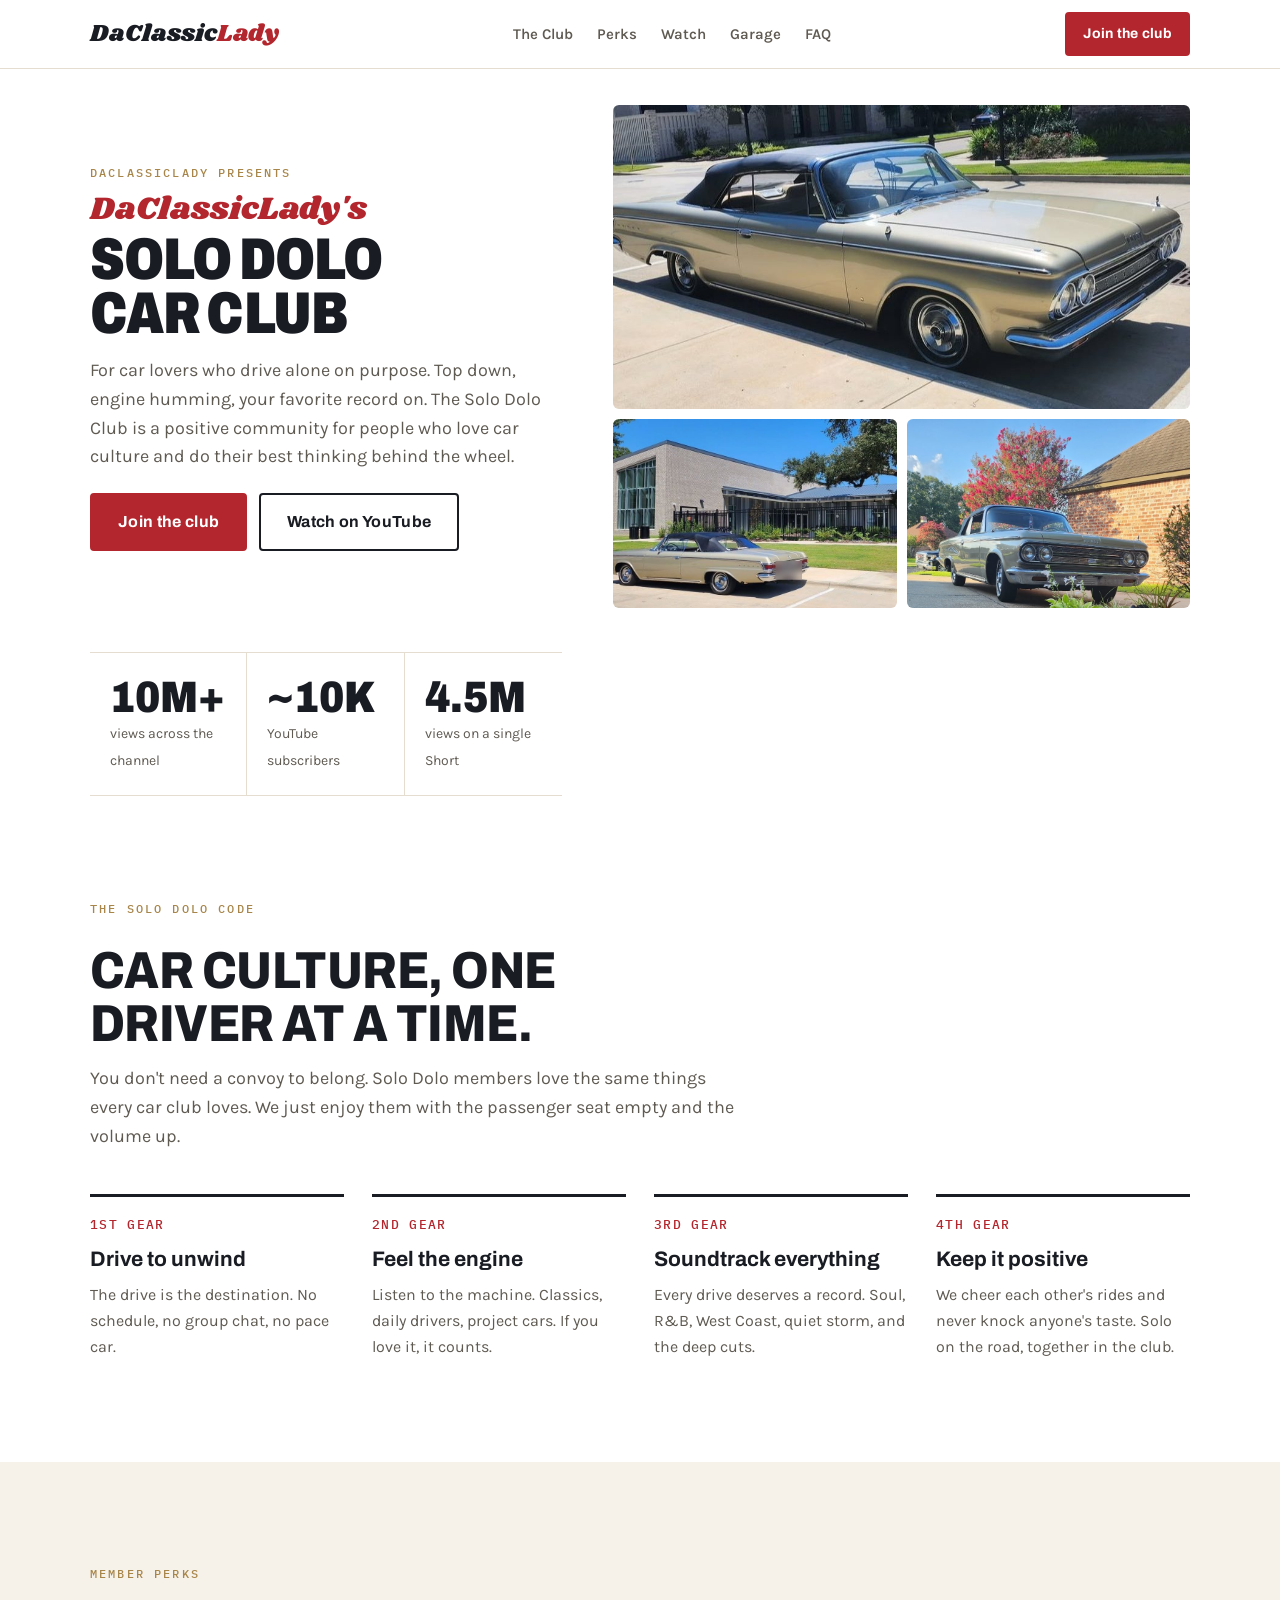
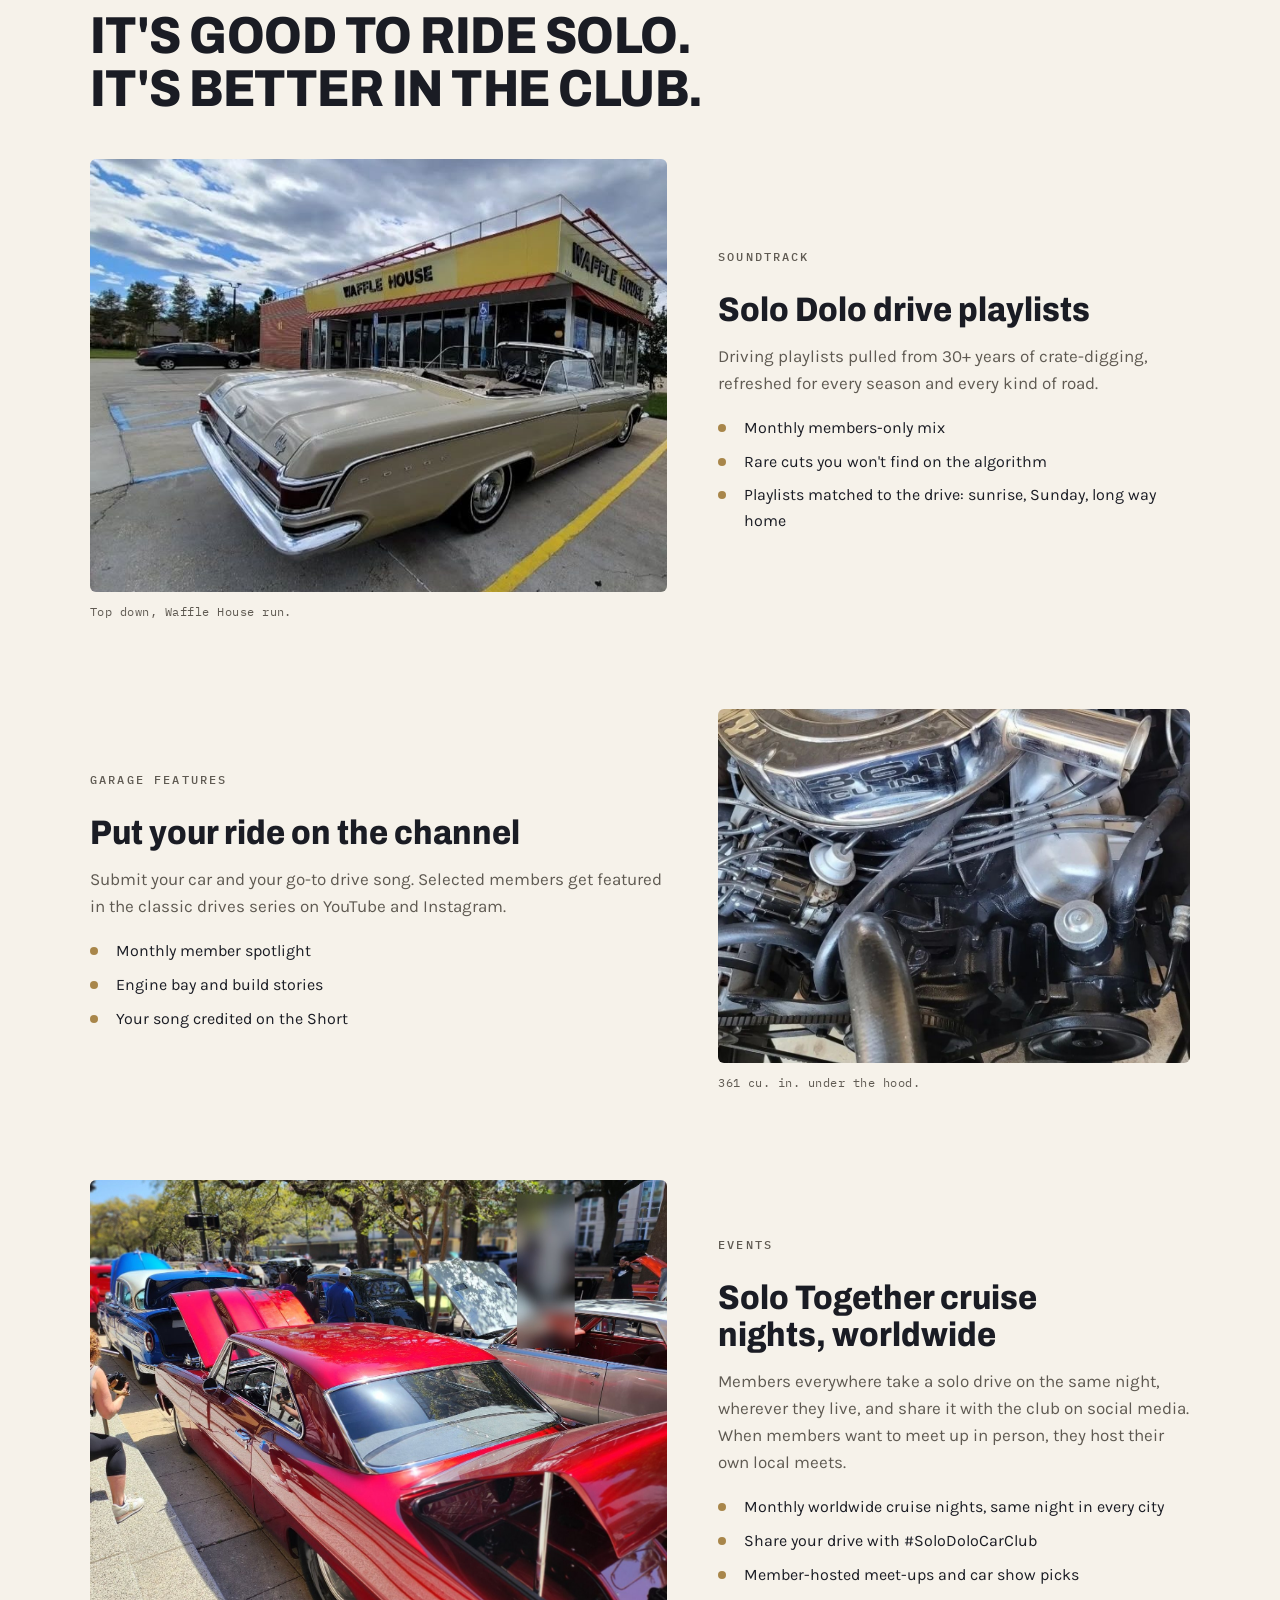
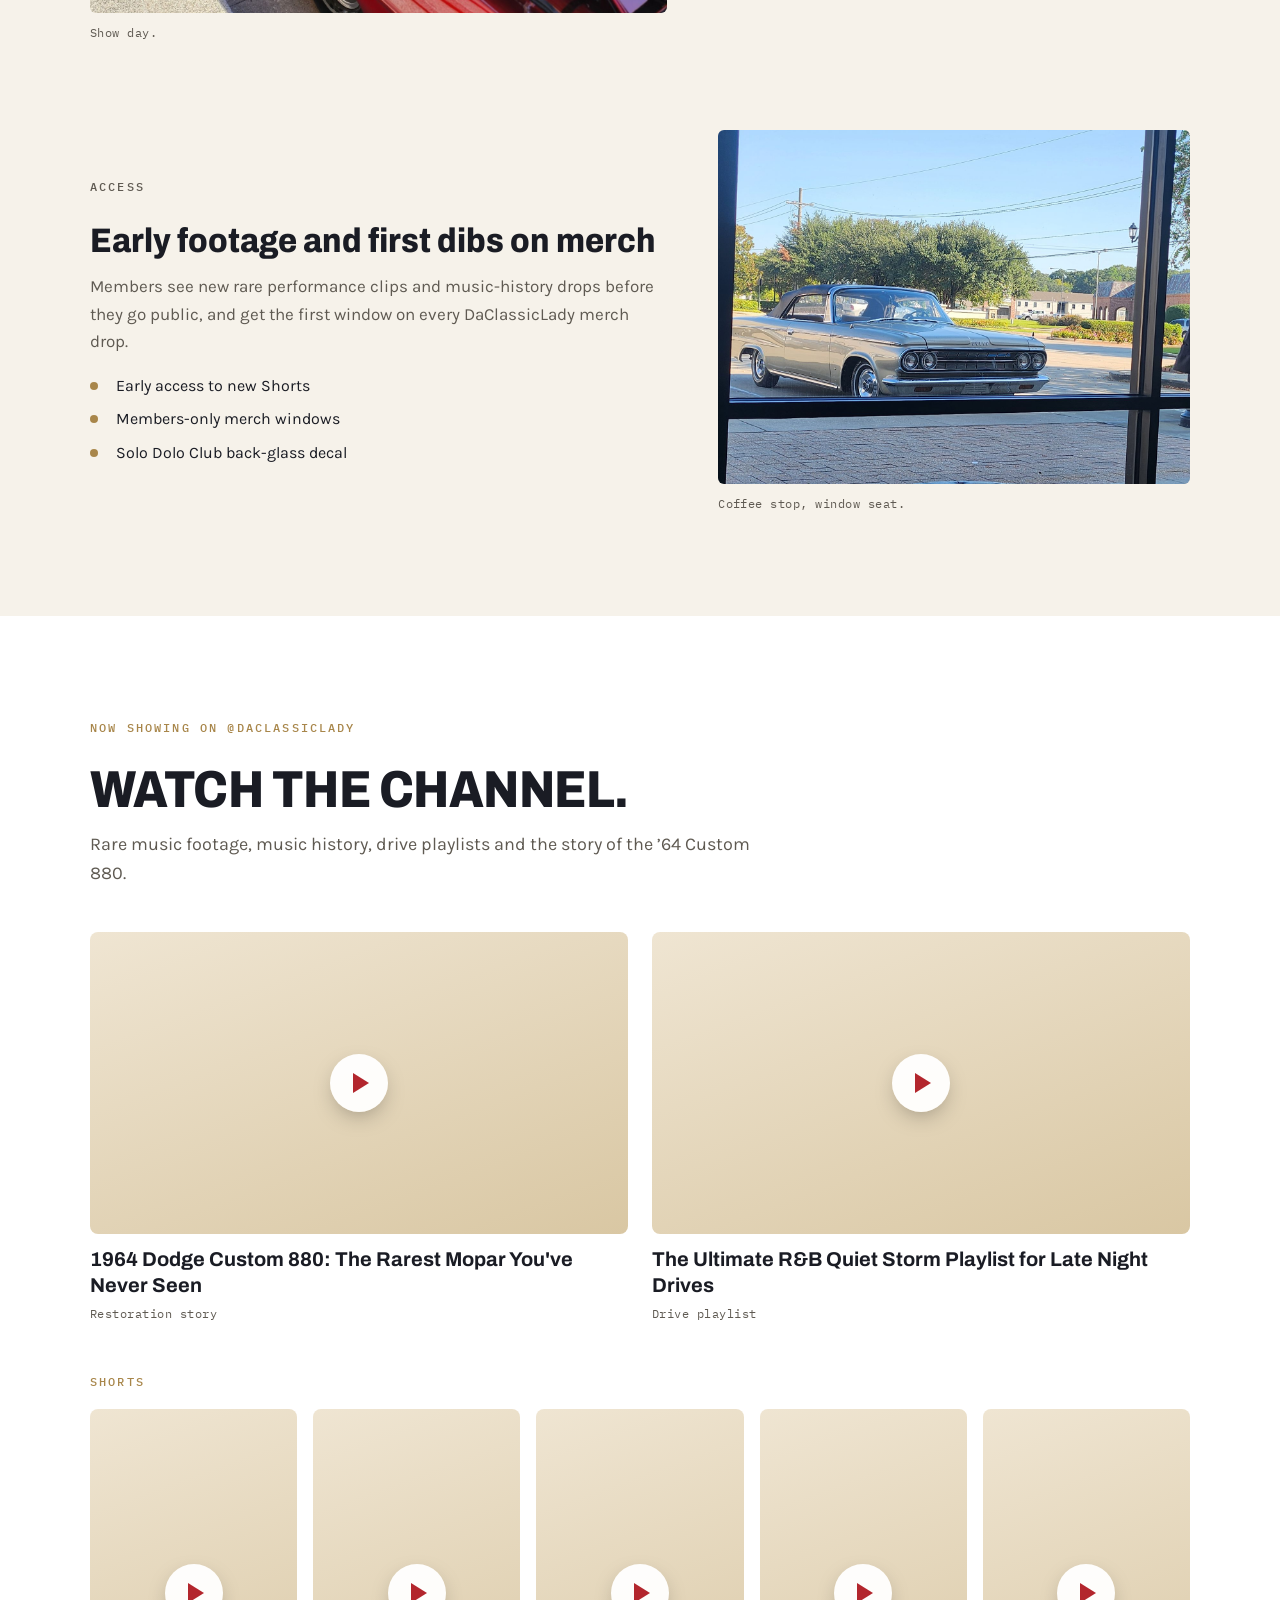
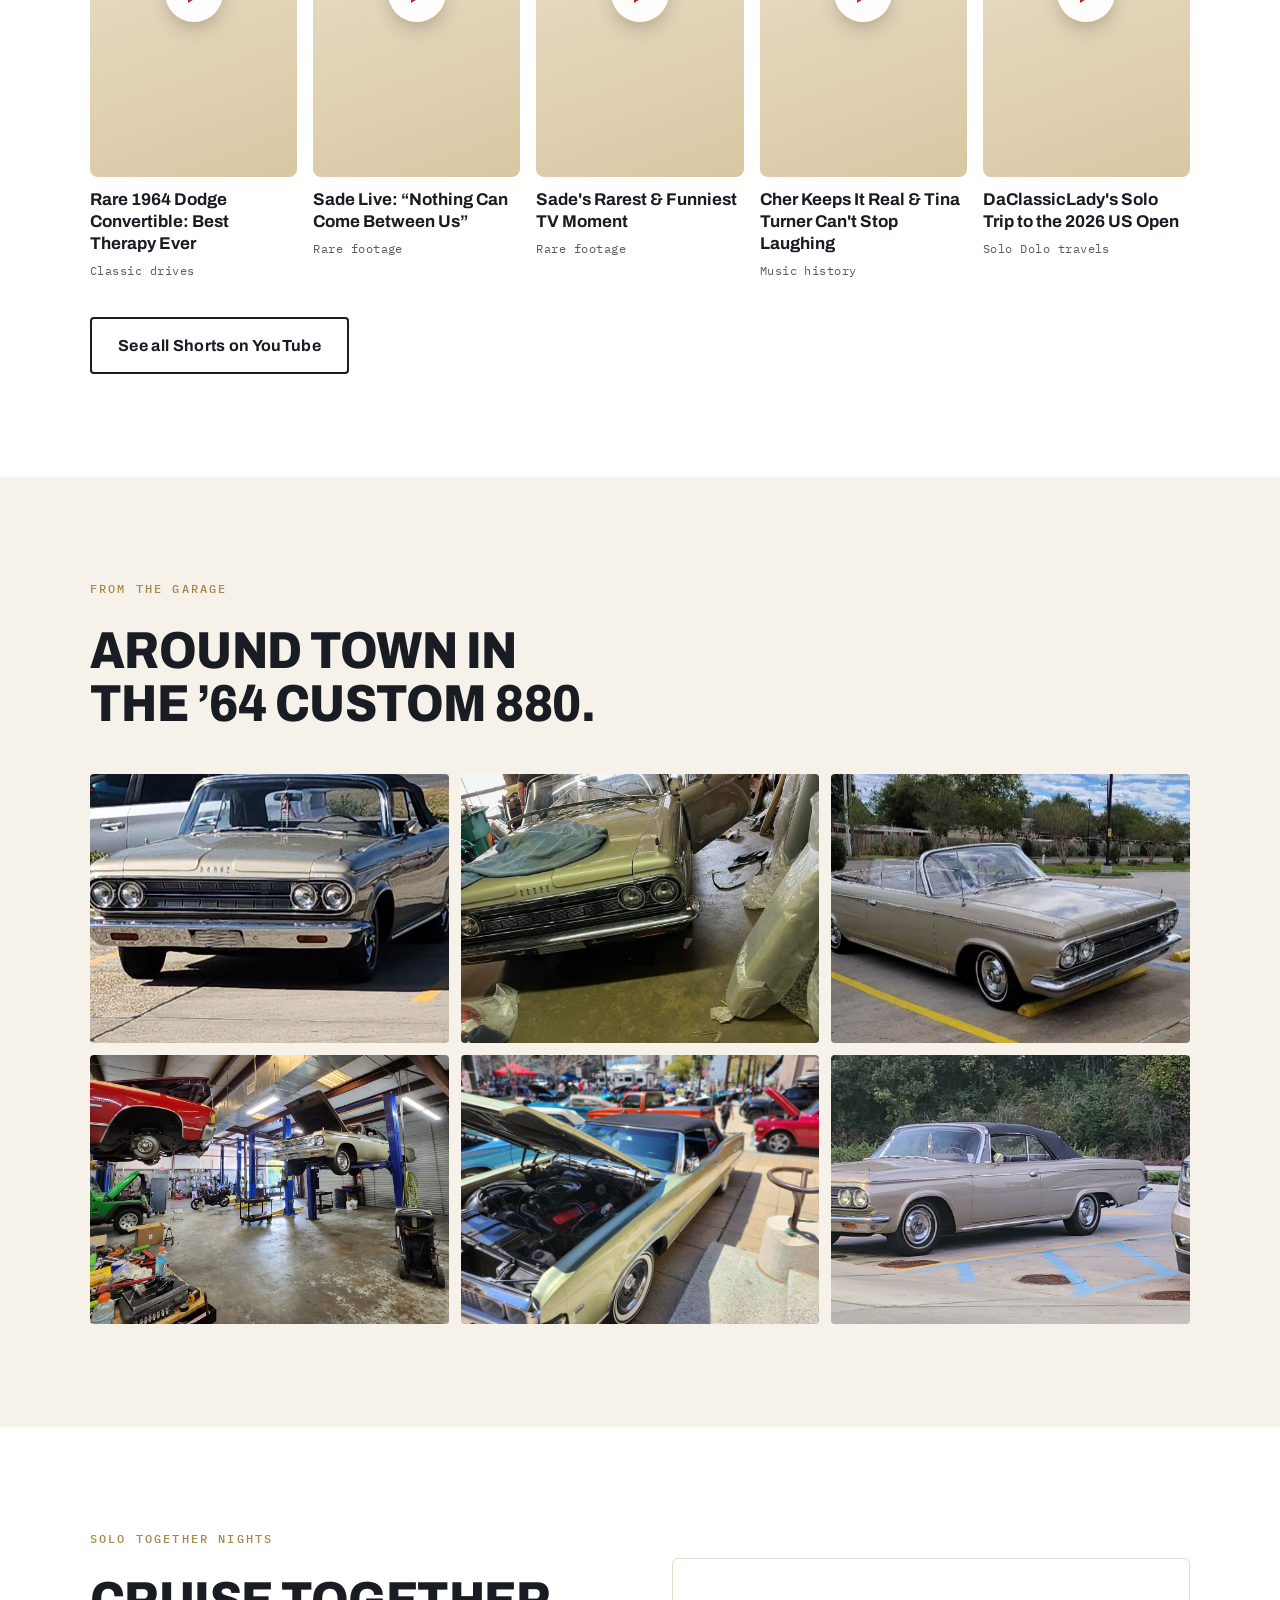
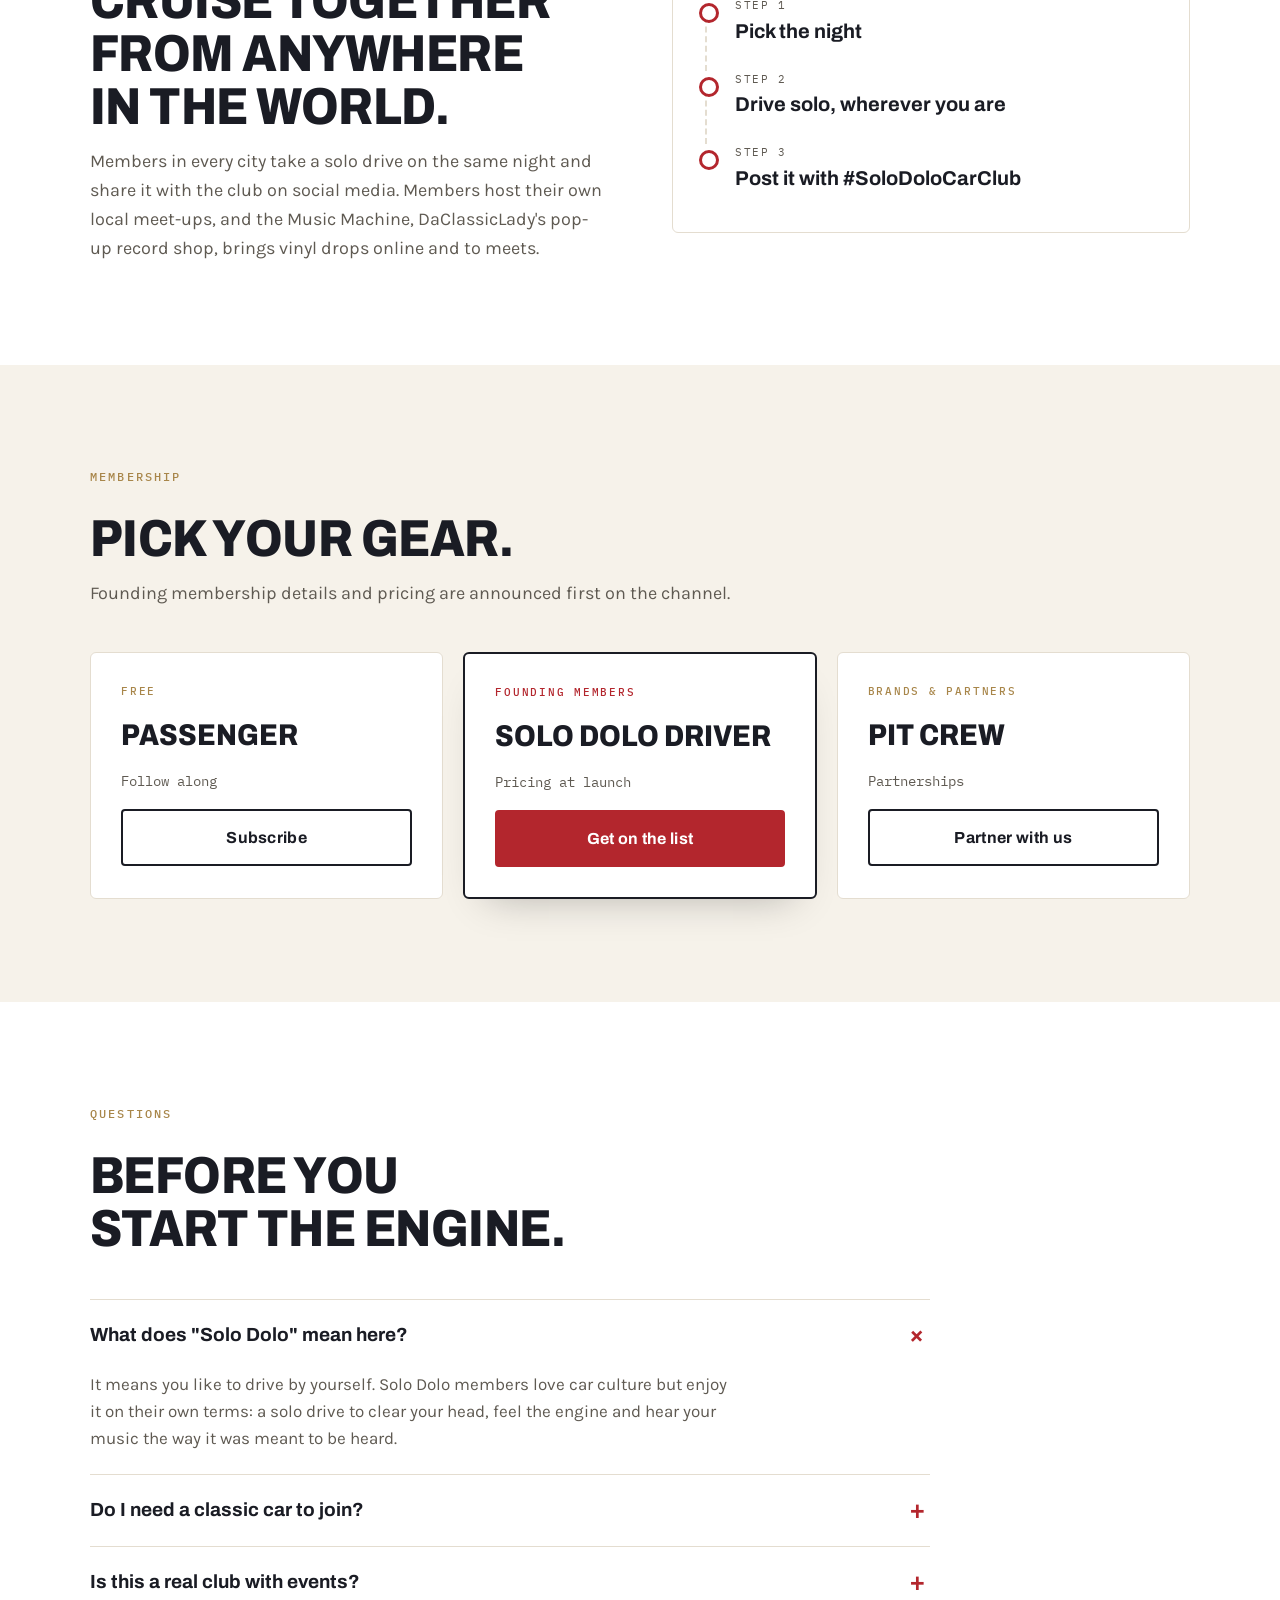
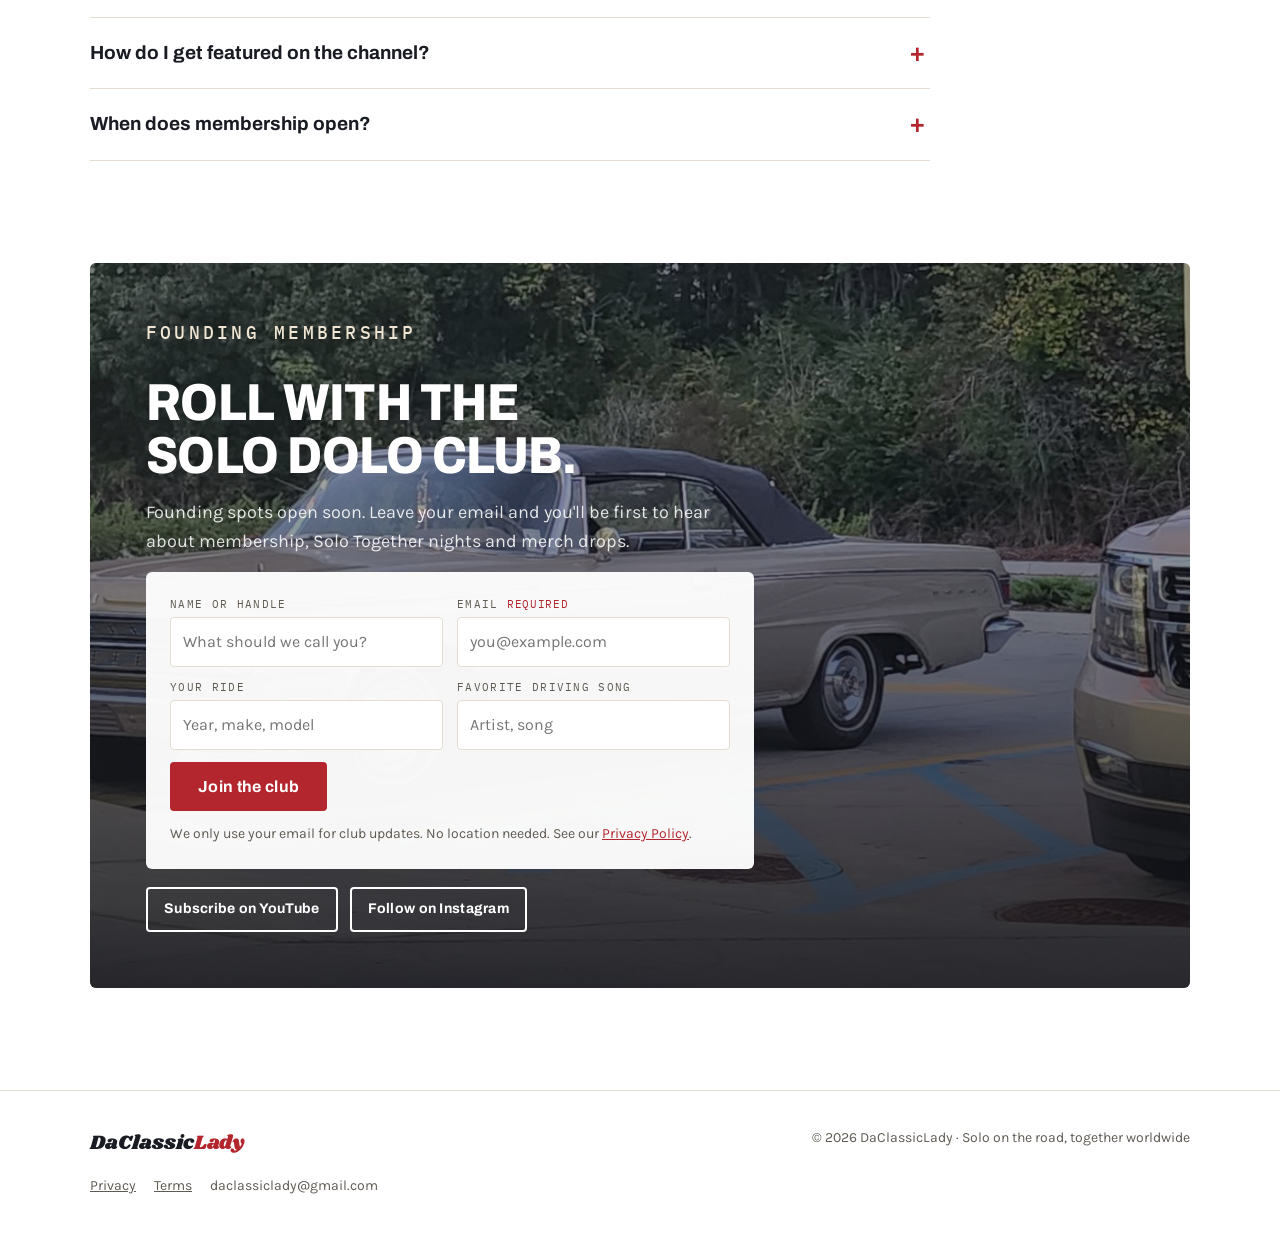
<file: index.html>
<!doctype html>
<html lang="en">
<head>
<meta charset="utf-8">
<meta name="viewport" content="width=device-width, initial-scale=1, viewport-fit=cover">
<title>DaClassicLady's Solo Dolo Car Club</title>
<meta name="description" content="A positive community for car lovers who drive solo to unwind, feel the engine and play their favorite music. Rare music footage, classic drives and the '64 Dodge Custom 880.">
<meta property="og:title" content="DaClassicLady's Solo Dolo Car Club">
<meta property="og:description" content="Car culture, one driver at a time. Rare music footage, classic drives and the '64 Dodge Custom 880.">
<meta property="og:image" content="img/hero-main.jpg">
<meta property="og:type" content="website">
<meta name="twitter:card" content="summary_large_image">
<link rel="icon" href="data:image/svg+xml,%3Csvg xmlns='http://www.w3.org/2000/svg' viewBox='0 0 64 64'%3E%3Ccircle cx='32' cy='32' r='30' fill='%231a1c24'/%3E%3Ccircle cx='32' cy='32' r='10' fill='%23b3262d'/%3E%3Ccircle cx='32' cy='32' r='2' fill='%23fff'/%3E%3C/svg%3E">
<style>html,body{margin:0}body{-webkit-font-smoothing:antialiased}</style>

<link rel="preconnect" href="https://fonts.googleapis.com">
<link rel="preconnect" href="https://fonts.gstatic.com" crossorigin>
<link rel="stylesheet" href="https://fonts.googleapis.com/css2?family=Shrikhand&family=Archivo:wdth,wght@62..125,400..900&family=Karla:wght@400;600;700&family=IBM+Plex+Mono:wght@400;500&display=swap">
<style>
/* Layout: bright club landing page. White ground, big photos of the '64 Dodge, alternating photo/text perk rows, Shorts row, light tiers. Single light look by design. */
:root{
  --paper:#ffffff;
  --cream:#f6f2ea;       /* soft section ground, like the car's interior light */
  --ink:#1a1c24;         /* the black convertible top */
  --muted:#5f5a52;
  --line:#e4ddd0;
  --gold:#a8864a;        /* champagne paint */
  --gold-soft:#efe5d2;
  --red:#b3262d;         /* taillight red, the single bold accent */
  --f-brand:"Shrikhand","Cooper Black",Georgia,serif;
  --f-head:"Archivo","Arial Narrow",Arial,sans-serif;
  --f-body:"Karla","Helvetica Neue",Arial,sans-serif;
  --f-mono:"IBM Plex Mono",ui-monospace,Menlo,monospace;
  color-scheme:light;
}
*{box-sizing:border-box}
html{scroll-behavior:smooth}
body{background:var(--paper);color:var(--ink);font-family:var(--f-body);font-size:17px;line-height:1.6;margin:0}
img{display:block;max-width:100%}
a{color:inherit}
:focus-visible{outline:2px solid var(--red);outline-offset:3px}
.wrap{max-width:1180px;margin:0 auto;padding-inline:clamp(16px,4vw,40px)}
.eyebrow{font-family:var(--f-mono);font-size:12px;letter-spacing:.18em;text-transform:uppercase;color:var(--gold);margin:0 0 12px;font-weight:500}
h1,h2,h3{text-wrap:balance;margin:0;font-family:var(--f-head)}
h2{font-weight:800;font-stretch:88%;font-size:clamp(32px,4.6vw,52px);line-height:1.02;letter-spacing:-.01em;text-transform:uppercase}
h3{font-weight:700;font-size:21px;line-height:1.25}
p{margin:0}
.lede{color:var(--muted);max-width:60ch;font-size:18px}

/* Nav */
.nav{position:sticky;top:env(safe-area-inset-top,0px);z-index:10;background:rgba(255,255,255,.94);backdrop-filter:blur(8px);border-bottom:1px solid var(--line)}
.nav .wrap{display:flex;align-items:center;justify-content:space-between;gap:16px;padding-block:12px}
.brand{font-family:var(--f-brand);font-size:24px;text-decoration:none;white-space:nowrap;color:var(--ink)}
.brand span{color:var(--red)}
.nav ul{display:flex;gap:24px;list-style:none;margin:0;padding:0;font-size:15px;font-weight:600}
.nav ul a{text-decoration:none;color:var(--muted)}
.nav ul a:hover{color:var(--ink)}
@media (max-width:820px){.nav ul{display:none}}

.btn{display:inline-flex;align-items:center;justify-content:center;gap:8px;font-family:var(--f-head);font-weight:700;font-size:16px;letter-spacing:.02em;text-decoration:none;padding:14px 26px;border-radius:4px;border:2px solid var(--ink);transition:transform .15s ease,background .15s ease,color .15s ease}
.btn-solid{background:var(--red);border-color:var(--red);color:#fff}
.btn-solid:hover{background:#951f25;border-color:#951f25}
.btn-ghost{background:transparent;color:var(--ink)}
.btn-ghost:hover{background:var(--ink);color:#fff}
.btn:hover{transform:translateY(-1px)}
.btn-sm{padding:9px 16px;font-size:14px}

/* Hero */
.hero{padding-block:clamp(20px,3vw,36px) 0}
.hero .wrap{display:grid;grid-template-columns:.9fr 1.1fr;gap:clamp(24px,4vw,56px);align-items:center}
.hero h1{font-weight:400}
.hero h1 .script{font-family:var(--f-brand);font-size:clamp(24px,2.6vw,32px);color:var(--red);display:block;line-height:1;margin-bottom:6px}
.hero h1 .big{font-family:var(--f-head);font-weight:900;font-stretch:80%;text-transform:uppercase;font-size:clamp(40px,4.6vw,64px);line-height:.92;letter-spacing:-.015em;display:block}
.hero .lede{margin-top:16px}
.cta-row{display:flex;flex-wrap:wrap;gap:12px;margin-top:22px}
.hero-photo{position:relative;min-width:0}
.hero-collage{display:grid;grid-template-columns:1fr 1fr;grid-template-rows:auto auto;gap:10px}
.hero-collage img{width:100%;height:100%;object-fit:cover;border-radius:6px;min-width:0}
.hero-collage .c-main{grid-column:1 / -1;aspect-ratio:19/10;height:auto}
.hero-collage .c-a{object-position:left bottom}
.hero-collage .c-a,.hero-collage .c-b{aspect-ratio:3/2;height:auto}
.plate{position:absolute;left:18px;bottom:18px;background:#fff;border-radius:4px;padding:8px 14px;box-shadow:0 8px 24px -10px rgba(0,0,0,.35);font-family:var(--f-mono);font-size:12px;letter-spacing:.08em;text-transform:uppercase;line-height:1.4}
.plate b{display:block;font-family:var(--f-head);font-size:16px;letter-spacing:0;text-transform:none}
@media (max-width:880px){.hero .wrap{grid-template-columns:1fr}.hero-photo{order:-1}.hero-collage{gap:8px}.hero-collage .c-a,.hero-collage .c-b{aspect-ratio:3/2}.hero{padding-top:16px}}

.stats{display:grid;grid-template-columns:repeat(3,1fr);border-block:1px solid var(--line);margin-top:clamp(28px,4vw,44px)}
.stats div{padding:22px 20px;border-right:1px solid var(--line)}
.stats div:last-child{border-right:0}
.stats b{font-family:var(--f-head);font-weight:900;font-stretch:85%;font-size:clamp(30px,4vw,44px);display:block;line-height:1;font-variant-numeric:tabular-nums}
.stats span{font-size:14px;color:var(--muted)}
@media (max-width:620px){.stats{grid-template-columns:1fr}.stats div{border-right:0;border-bottom:1px solid var(--line)}.stats div:last-child{border-bottom:0}}

section{padding-block:clamp(64px,8vw,104px)}
.sec-head{display:grid;gap:14px;margin-bottom:44px;max-width:760px}
.cream{background:var(--cream)}

/* Code */
.code{display:grid;grid-template-columns:repeat(4,1fr);gap:28px}
.code article{display:grid;gap:10px;align-content:start;border-top:3px solid var(--ink);padding-top:18px}
.gear{font-family:var(--f-mono);font-size:13px;color:var(--red);font-weight:500;letter-spacing:.1em}
.code p{color:var(--muted);font-size:16px}
@media (max-width:900px){.code{grid-template-columns:1fr 1fr}}
@media (max-width:520px){.code{grid-template-columns:1fr}}

/* Perk rows */
.rows{display:grid;gap:clamp(48px,7vw,88px)}
.row{display:grid;grid-template-columns:1.1fr .9fr;gap:clamp(24px,4vw,64px);align-items:center}
.row:nth-child(even) .row-img{order:2}
.row-img{min-width:0}
.row-img img{width:100%;aspect-ratio:4/3;object-fit:cover;border-radius:6px}
.row-img figcaption{font-family:var(--f-mono);font-size:12px;color:var(--muted);margin-top:10px;letter-spacing:.04em}
.row-text{display:grid;gap:14px;min-width:0}
.row-text h3{font-size:clamp(26px,3vw,34px);font-weight:800;font-stretch:90%;line-height:1.08}
.row-text p{color:var(--muted)}
.row-text ul{margin:4px 0 0;padding:0;list-style:none;display:grid;gap:8px}
.row-text li{display:grid;grid-template-columns:16px 1fr;gap:10px;font-size:16px}
.row-text li::before{content:"";width:8px;height:8px;background:var(--gold);border-radius:50%;margin-top:9px}
@media (max-width:820px){.row{grid-template-columns:1fr}.row:nth-child(even) .row-img{order:0}}

/* Gallery */
.gallery{display:grid;grid-template-columns:repeat(3,1fr);gap:12px}
.gallery img{width:100%;aspect-ratio:4/3;object-fit:cover;border-radius:4px}
@media (max-width:700px){.gallery{grid-template-columns:1fr 1fr}}

/* Shorts: 9:16 cards. Thumbnails/players load on the real site; the hosted preview falls back to a clean card. */
.videos{display:grid;grid-template-columns:1fr 1fr;gap:24px}
.shorts{display:grid;grid-template-columns:repeat(5,1fr);gap:16px}
.short{display:grid;gap:12px;align-content:start;text-decoration:none;color:inherit;background:none;border:0;padding:0;text-align:left;font:inherit;cursor:pointer}
.short-frame{position:relative;aspect-ratio:9/16;max-width:100%;border-radius:8px;overflow:hidden;background:linear-gradient(160deg,var(--gold-soft),#d9c7a3)}
.short-frame img,.short-frame iframe{position:absolute;inset:0;width:100%;height:100%;object-fit:cover;border:0}
.short-frame .play{position:absolute;left:50%;top:50%;width:58px;height:58px;margin:-29px 0 0 -29px;border-radius:50%;background:rgba(255,255,255,.95);display:grid;place-items:center;box-shadow:0 8px 24px -8px rgba(0,0,0,.4);transition:transform .2s}
.short-frame .play::after{content:"";border-left:16px solid var(--red);border-top:10px solid transparent;border-bottom:10px solid transparent;margin-left:4px}
.short:hover .play{transform:scale(1.08)}
.short.wide .short-frame{aspect-ratio:16/9}
.short.wide .short-title{font-size:20px}
.short-title{font-family:var(--f-head);font-weight:700;font-size:17px;line-height:1.3}
.short-meta{font-family:var(--f-mono);font-size:12px;color:var(--muted);letter-spacing:.04em;margin-top:-6px}
@media (max-width:900px){.shorts{display:flex;overflow-x:auto;scroll-snap-type:x mandatory;padding-bottom:8px}.shorts .short{flex:0 0 min(42%,220px);scroll-snap-align:start}}
@media (max-width:640px){.videos{grid-template-columns:1fr}}

/* Music Machine */
.mm{display:grid;grid-template-columns:1fr 1fr;gap:clamp(24px,5vw,64px);align-items:center}
.route{background:var(--paper);border:1px solid var(--line);border-radius:6px;padding:26px}
.route ol{list-style:none;margin:0;padding:0}
.route li{display:grid;grid-template-columns:22px 1fr;gap:14px;padding-block:12px;position:relative}
.route li::before{content:"";width:14px;height:14px;border-radius:50%;border:3px solid var(--red);background:var(--paper);margin-top:6px;position:relative;z-index:1}
.route li:not(:last-child)::after{content:"";position:absolute;left:6px;top:32px;bottom:-12px;border-left:2px dashed var(--line)}
.route small{display:block;font-family:var(--f-mono);font-size:11px;letter-spacing:.14em;text-transform:uppercase;color:var(--muted)}
.route b{font-family:var(--f-head);font-size:20px}
@media (max-width:760px){.mm{grid-template-columns:1fr}}

/* Tiers */
.tiers{display:grid;grid-template-columns:repeat(3,1fr);gap:20px;align-items:stretch}
.tier{border:1px solid var(--line);border-radius:6px;padding:30px;display:flex;flex-direction:column;gap:16px;background:var(--paper)}
.tier.feature{border:2px solid var(--ink);box-shadow:0 20px 40px -24px rgba(0,0,0,.3)}
.tier .tag{font-family:var(--f-mono);font-size:11px;letter-spacing:.16em;text-transform:uppercase;color:var(--gold);font-weight:500}
.tier.feature .tag{color:var(--red)}
.tier h3{font-size:30px;font-weight:800;font-stretch:88%;text-transform:uppercase}
.tier .price{font-family:var(--f-mono);font-size:14px;color:var(--muted)}
.tier ul{margin:0;padding:0;list-style:none;display:grid;gap:10px;font-size:16px;flex:1}
.tier li{display:grid;grid-template-columns:18px 1fr;gap:10px}
.tier li::before{content:"✓";color:var(--red);font-weight:700}
@media (max-width:900px){.tiers{grid-template-columns:1fr}}

/* FAQ */
.faq{border-top:1px solid var(--line);max-width:840px}
details{border-bottom:1px solid var(--line)}
summary{cursor:pointer;list-style:none;padding:20px 40px 20px 0;font-family:var(--f-head);font-weight:700;font-size:19px;position:relative}
summary::-webkit-details-marker{display:none}
summary::after{content:"+";position:absolute;right:4px;top:14px;font-size:26px;color:var(--red);transition:transform .2s}
details[open] summary::after{transform:rotate(45deg)}
details p{color:var(--muted);padding-bottom:22px;max-width:65ch}

/* Join banner */
.join{position:relative;border-radius:6px;overflow:hidden;min-height:420px;display:grid;align-items:end}
.join::after{z-index:0}
.join img{position:absolute;inset:0;width:100%;height:100%;object-fit:cover}
.join::after{content:"";position:absolute;inset:0;background:linear-gradient(0deg,rgba(18,19,25,.88),rgba(18,19,25,.35) 75%)}
.join-body{position:relative;z-index:1;padding:clamp(24px,5vw,56px);display:grid;gap:16px;color:#fff;max-width:720px}
.join-body .eyebrow{color:var(--gold-soft)}
.join-body p{color:rgba(255,255,255,.86);font-size:18px}
.join .btn-ghost{color:#fff;border-color:#fff}
.join .btn-ghost:hover{background:#fff;color:var(--ink)}
.join-form{display:grid;grid-template-columns:1fr 1fr;gap:12px 14px;background:rgba(255,255,255,.96);color:var(--ink);border-radius:6px;padding:clamp(16px,3vw,24px)}
.join-form .field{display:grid;gap:4px;min-width:0}
.join-form label{font-family:var(--f-mono);font-size:11px;letter-spacing:.12em;text-transform:uppercase;color:var(--muted)}
.join-form .req{color:var(--red);letter-spacing:.06em}
.join-form input{font:inherit;font-size:16px;padding:11px 12px;border:1px solid var(--line);border-radius:4px;background:#fff;color:var(--ink);width:100%}
.join-form input:focus{outline:2px solid var(--red);outline-offset:1px;border-color:transparent}
.join-form button{grid-column:1 / -1;justify-self:start}
.join-form .form-note{grid-column:1 / -1;color:var(--muted)!important;font-size:14px!important}
.join-form .form-note a{color:var(--red)}
.join-form .hp{position:absolute;left:-9999px;width:1px;height:1px;opacity:0}
@media (max-width:620px){.join-form{grid-template-columns:1fr}}

footer{border-top:1px solid var(--line);padding-block:36px;color:var(--muted);font-size:14px}
footer .wrap{display:flex;flex-wrap:wrap;justify-content:space-between;gap:16px}
footer .brand{font-size:20px}
.legal-links{display:flex;flex-wrap:wrap;gap:18px;width:100%}
.legal-links a{color:var(--muted)}
.legal-links a:hover{color:var(--ink)}

@media (prefers-reduced-motion:reduce){*{transition:none!important}html{scroll-behavior:auto}}
</style>

</head>
<body>
<nav class="nav" aria-label="Main">
  <div class="wrap">
    <a class="brand" href="#top">DaClassic<span>Lady</span></a>
    <ul>
      <li><a href="#club">The Club</a></li>
      <li><a href="#perks">Perks</a></li>
      <li><a href="#watch">Watch</a></li>
      <li><a href="#garage">Garage</a></li>
      <li><a href="#faq">FAQ</a></li>
    </ul>
    <a class="btn btn-solid btn-sm" href="#join">Join the club</a>
  </div>
</nav>

<header class="hero" id="top">
  <div class="wrap">
    <div>
      <p class="eyebrow">DaClassicLady presents</p>
      <h1><span class="script">DaClassicLady's</span><span class="big">Solo Dolo Car Club</span></h1>
      <p class="lede">For car lovers who drive alone on purpose. Top down, engine humming, your favorite record on. The Solo Dolo Club is a positive community for people who love car culture and do their best thinking behind the wheel.</p>
      <div class="cta-row">
        <a class="btn btn-solid" href="#join">Join the club</a>
        <a class="btn btn-ghost" href="https://www.youtube.com/@DaClassicLady" target="_blank" rel="noopener">Watch on YouTube</a>
      </div>
    </div>
    <div class="hero-photo hero-collage">
      <img class="c-main" src="img/hero-main.jpg" alt="Champagne 1964 Dodge Custom 880 convertible with its black top up, parked on a sunny street" width="953" height="500">
      <img class="c-a" src="img/hero-oak.jpg" alt="The Dodge parked under a live oak outside a modern brick building" width="1040" height="520">
      <img class="c-b" src="img/hero-drive.jpg" alt="The Dodge in a driveway under a blooming crepe myrtle" width="792" height="618">
    </div>
  </div>
  <div class="wrap">
    <div class="stats">
      <div><b>10M+</b><span>views across the channel</span></div>
      <div><b>~10K</b><span>YouTube subscribers</span></div>
      <div><b>4.5M</b><span>views on a single Short</span></div>
    </div>
  </div>
</header>

<section id="club">
  <div class="wrap">
    <div class="sec-head">
      <p class="eyebrow">The Solo Dolo Code</p>
      <h2>Car culture, one driver at a time.</h2>
      <p class="lede">You don't need a convoy to belong. Solo Dolo members love the same things every car club loves. We just enjoy them with the passenger seat empty and the volume up.</p>
    </div>
    <div class="code">
      <article><span class="gear">1ST GEAR</span><h3>Drive to unwind</h3><p>The drive is the destination. No schedule, no group chat, no pace car.</p></article>
      <article><span class="gear">2ND GEAR</span><h3>Feel the engine</h3><p>Listen to the machine. Classics, daily drivers, project cars. If you love it, it counts.</p></article>
      <article><span class="gear">3RD GEAR</span><h3>Soundtrack everything</h3><p>Every drive deserves a record. Soul, R&amp;B, West Coast, quiet storm, and the deep cuts.</p></article>
      <article><span class="gear">4TH GEAR</span><h3>Keep it positive</h3><p>We cheer each other's rides and never knock anyone's taste. Solo on the road, together in the club.</p></article>
    </div>
  </div>
</section>

<section id="perks" class="cream">
  <div class="wrap">
    <div class="sec-head">
      <p class="eyebrow">Member perks</p>
      <h2>It's good to ride solo. It's better in the club.</h2>
    </div>
    <div class="rows">
      <div class="row">
        <figure class="row-img" style="margin:0"><img src="img/waffle.jpg" alt="Dodge convertible with the top down outside a Waffle House" loading="lazy"><figcaption>Top down, Waffle House run.</figcaption></figure>
        <div class="row-text">
          <p class="eyebrow">Soundtrack</p>
          <h3>Solo Dolo drive playlists</h3>
          <p>Driving playlists pulled from 30+ years of crate-digging, refreshed for every season and every kind of road.</p>
          <ul><li>Monthly members-only mix</li><li>Rare cuts you won't find on the algorithm</li><li>Playlists matched to the drive: sunrise, Sunday, long way home</li></ul>
        </div>
      </div>
      <div class="row">
        <figure class="row-img" style="margin:0"><img src="img/engine.jpg" alt="Chrome 361 cubic inch air cleaner on a restored V8" loading="lazy"><figcaption>361 cu. in. under the hood.</figcaption></figure>
        <div class="row-text">
          <p class="eyebrow">Garage features</p>
          <h3>Put your ride on the channel</h3>
          <p>Submit your car and your go-to drive song. Selected members get featured in the classic drives series on YouTube and Instagram.</p>
          <ul><li>Monthly member spotlight</li><li>Engine bay and build stories</li><li>Your song credited on the Short</li></ul>
        </div>
      </div>
      <div class="row">
        <figure class="row-img" style="margin:0"><img src="img/redcar.jpg" alt="Candy red classic at a downtown car show with a photographer shooting it" loading="lazy"><figcaption>Show day.</figcaption></figure>
        <div class="row-text">
          <p class="eyebrow">Events</p>
          <h3>Solo Together cruise nights, worldwide</h3>
          <p>Members everywhere take a solo drive on the same night, wherever they live, and share it with the club on social media. When members want to meet up in person, they host their own local meets.</p>
          <ul><li>Monthly worldwide cruise nights, same night in every city</li><li>Share your drive with #SoloDoloCarClub</li><li>Member-hosted meet-ups and car show picks</li></ul>
        </div>
      </div>
      <div class="row">
        <figure class="row-img" style="margin:0"><img src="img/window.jpg" alt="Dodge convertible seen through a cafe window" loading="lazy"><figcaption>Coffee stop, window seat.</figcaption></figure>
        <div class="row-text">
          <p class="eyebrow">Access</p>
          <h3>Early footage and first dibs on merch</h3>
          <p>Members see new rare performance clips and music-history drops before they go public, and get the first window on every DaClassicLady merch drop.</p>
          <ul><li>Early access to new Shorts</li><li>Members-only merch windows</li><li>Solo Dolo Club back-glass decal</li></ul>
        </div>
      </div>
        
    </div>
  </div>
</section>

<section id="watch">
  <div class="wrap">
    <div class="sec-head">
      <p class="eyebrow">Now showing on @DaClassicLady</p>
      <h2>Watch the channel.</h2>
      <p class="lede">Rare music footage, music history, drive playlists and the story of the ’64 Custom 880.</p>
    </div>
    <div class="videos" id="videos"></div>
    <p class="eyebrow" style="margin:48px 0 18px">Shorts</p>
    <div class="shorts" id="shorts"></div>
    <div class="cta-row" style="margin-top:36px">
      <a class="btn btn-ghost" href="https://www.youtube.com/@DaClassicLady/shorts" target="_blank" rel="noopener">See all Shorts on YouTube</a>
    </div>
  </div>
</section>

<section id="garage" class="cream">
  <div class="wrap">
    <div class="sec-head">
      <p class="eyebrow">From the garage</p>
      <h2>Around town in the ’64 Custom 880.</h2>
    </div>
    <div class="gallery">
      <img src="img/front.jpg" alt="Front view of the Dodge showing its quad headlights and grille" loading="lazy">
      <img src="img/resto.jpg" alt="The Dodge during restoration in a garage" loading="lazy">
      <img src="img/topdown.jpg" alt="The Dodge with the top down in a parking lot" loading="lazy">
      <img src="img/shop.jpg" alt="The Dodge up on a lift in a repair shop" loading="lazy">
      <img src="img/show.jpg" alt="Classic convertible with its hood up at a car show" loading="lazy">
      <img src="img/evening.jpg" alt="Side profile of the Dodge at dusk" loading="lazy">
    </div>
  </div>
</section>

<section id="solo-together">
  <div class="wrap mm">
    <div class="sec-head" style="margin:0">
      <p class="eyebrow">Solo Together nights</p>
      <h2>Cruise together from anywhere in the world.</h2>
      <p class="lede">Members in every city take a solo drive on the same night and share it with the club on social media. Members host their own local meet-ups, and the Music Machine, DaClassicLady's pop-up record shop, brings vinyl drops online and to meets.</p>
    </div>
    <div class="route" aria-label="How Solo Together works">
      <ol>
        <li><div><small>Step 1</small><b>Pick the night</b></div></li>
        <li><div><small>Step 2</small><b>Drive solo, wherever you are</b></div></li>
        <li><div><small>Step 3</small><b>Post it with #SoloDoloCarClub</b></div></li>
      </ol>
    </div>
  </div>
</section>

<section id="tiers" class="cream">
  <div class="wrap">
    <div class="sec-head">
      <p class="eyebrow">Membership</p>
      <h2>Pick your gear.</h2>
      <p class="lede">Founding membership details and pricing are announced first on the channel.</p>
    </div>
    <div class="tiers">
      <div class="tier">
        <span class="tag">Free</span>
        <h3>Passenger</h3>
        <p class="price">Follow along</p>
        <a class="btn btn-ghost" href="https://www.youtube.com/@DaClassicLady?sub_confirmation=1" target="_blank" rel="noopener">Subscribe</a>
      </div>
      <div class="tier feature">
        <span class="tag">Founding members</span>
        <h3>Solo Dolo Driver</h3>
        <p class="price">Pricing at launch</p>
        <a class="btn btn-solid" href="#join">Get on the list</a>
      </div>
      <div class="tier">
        <span class="tag">Brands &amp; partners</span>
        <h3>Pit Crew</h3>
        <p class="price">Partnerships</p>
        <a class="btn btn-ghost" href="#join">Partner with us</a>
      </div>
    </div>
  </div>
</section>

<section id="faq">
  <div class="wrap">
    <div class="sec-head">
      <p class="eyebrow">Questions</p>
      <h2>Before you start the engine.</h2>
    </div>
    <div class="faq">
      <details open><summary>What does "Solo Dolo" mean here?</summary><p>It means you like to drive by yourself. Solo Dolo members love car culture but enjoy it on their own terms: a solo drive to clear your head, feel the engine and hear your music the way it was meant to be heard.</p></details>
      <details><summary>Do I need a classic car to join?</summary><p>No. Classics, daily drivers, project cars and "someday" cars are all welcome. If you love driving and good music, you belong here.</p></details>
      <details><summary>Is this a real club with events?</summary><p>Yes, and it's worldwide. Members join Solo Together cruise nights from wherever they live, share their drives on social media, and host their own local meet-ups. You can be part of the club from any city in the world.</p></details>
      <details><summary>How do I get featured on the channel?</summary><p>Founding members will be able to submit their ride and their go-to driving song. Picks appear in the classic drives series and on Instagram.</p></details>
            <details><summary>When does membership open?</summary><p>Founding membership is announced on YouTube and Instagram first. Subscribe and follow @DaClassicLady so you don't miss it.</p></details>
    </div>
  </div>
</section>

<section id="join" style="padding-top:0">
  <div class="wrap">
    <div class="join">
      <img src="img/evening.jpg" alt="" loading="lazy">
      <div class="join-body">
        <p class="eyebrow">Founding membership</p>
        <h2>Roll with the Solo Dolo Club.</h2>
        <p>Founding spots open soon. Leave your email and you'll be first to hear about membership, Solo Together nights and merch drops.</p>
        <form class="join-form" id="join-form" action="https://formsubmit.co/daclassiclady@gmail.com" method="POST">
          <input type="hidden" name="_subject" value="New Solo Dolo Club sign-up">
          <input type="hidden" name="_template" value="table">
          <input type="hidden" name="_next" value="https://daclassiclady.com/thanks.html">
          <input type="hidden" name="_autoresponse" value="Thanks for joining DaClassicLady's Solo Dolo Car Club! You're on the list for founding membership, Solo Together cruise nights and merch drops. Drive safe, and turn the music up.">
          <input type="text" name="_honey" class="hp" tabindex="-1" autocomplete="off" aria-hidden="true">
          <div class="field"><label for="jf-name">Name or handle</label><input id="jf-name" name="name" type="text" autocomplete="nickname" placeholder="What should we call you?"></div>
          <div class="field"><label for="jf-email">Email <span class="req">required</span></label><input id="jf-email" name="email" type="email" required autocomplete="email" placeholder="you@example.com"></div>
          <div class="field"><label for="jf-ride">Your ride</label><input id="jf-ride" name="ride" type="text" placeholder="Year, make, model"></div>
          <div class="field"><label for="jf-song">Favorite driving song</label><input id="jf-song" name="song" type="text" placeholder="Artist, song"></div>
          <button class="btn btn-solid" type="submit">Join the club</button>
          <p class="form-note">We only use your email for club updates. No location needed. See our <a href="privacy.html">Privacy Policy</a>.</p>
        </form>
        <div class="cta-row" style="margin-top:2px">
          <a class="btn btn-ghost btn-sm" href="https://www.youtube.com/@DaClassicLady?sub_confirmation=1" target="_blank" rel="noopener">Subscribe on YouTube</a>
          <a class="btn btn-ghost btn-sm" href="https://www.instagram.com/daclassiclady/" target="_blank" rel="noopener">Follow on Instagram</a>
        </div>
      </div>
    </div>
  </div>
</section>

<footer>
  <div class="wrap">
    <span class="brand">DaClassic<span style="color:var(--red)">Lady</span></span>
    <span>© 2026 DaClassicLady · Solo on the road, together worldwide</span>
    <nav class="legal-links" aria-label="Legal"><a href="privacy.html">Privacy</a><a href="terms.html">Terms</a><span>daclassiclady@gmail.com</span></nav>
  </div>
</footer>

<script>
/* Videos from @DaClassicLady. To add one, copy the ID from the link:
   youtube.com/shorts/ID  -> type "short"
   youtu.be/ID            -> type "video"  */
const VIDEOS = [
  { id: "UgwRBDuSqcg", type: "video", title: "1964 Dodge Custom 880: The Rarest Mopar You've Never Seen", meta: "Restoration story" },
  { id: "zAf4UzK8b1Q", type: "video", title: "The Ultimate R&B Quiet Storm Playlist for Late Night Drives", meta: "Drive playlist" }
];
const SHORTS = [
  { id: "2i9Q1FnmGMI", title: "Rare 1964 Dodge Convertible: Best Therapy Ever", meta: "Classic drives" },
  { id: "O1kLHj6OQi4", title: "Sade Live: \u201cNothing Can Come Between Us\u201d", meta: "Rare footage" },
  { id: "Dcweh2a7WBs", title: "Sade's Rarest & Funniest TV Moment", meta: "Rare footage" },
  { id: "SS2w2E9eShg", title: "Cher Keeps It Real & Tina Turner Can't Stop Laughing", meta: "Music history" },
  { id: "xTFT6K8peww", title: "DaClassicLady's Solo Trip to the 2026 US Open", meta: "Solo Dolo travels" }
];
const LIVE = !/claude\.ai|claudeusercontent/.test(location.hostname);
function card(v, wide) {
  const url = wide ? "https://www.youtube.com/watch?v=" + v.id : "https://www.youtube.com/shorts/" + v.id;
  const a = document.createElement("a");
  a.className = "short" + (wide ? " wide" : ""); a.href = url; a.target = "_blank"; a.rel = "noopener";
  a.innerHTML = '<div class="short-frame"><img alt="" referrerpolicy="no-referrer" decoding="async"><span class="play" aria-hidden="true"></span></div><span class="short-title"></span><span class="short-meta"></span>';
  /* Cover image: try YouTube's two image servers, then hide the image if both are blocked */
  const thumbs = ["https://i.ytimg.com/vi/" + v.id + "/hqdefault.jpg", "https://img.youtube.com/vi/" + v.id + "/hqdefault.jpg", "https://i.ytimg.com/vi/" + v.id + "/mqdefault.jpg"];
  const img = a.querySelector("img"); let t = 0;
  img.onerror = () => { t++; if (t < thumbs.length) img.src = thumbs[t]; else img.remove(); };
  img.src = thumbs[0];
  a.querySelector(".short-title").textContent = v.title;
  a.querySelector(".short-meta").textContent = v.meta;
  if (LIVE) a.addEventListener("click", e => {
    e.preventDefault();
    a.querySelector(".short-frame").innerHTML = '<iframe src="https://www.youtube-nocookie.com/embed/' + v.id + '?autoplay=1&playsinline=1" allow="autoplay; encrypted-media; picture-in-picture" allowfullscreen title="' + v.title.replace(/"/g, "") + '"></iframe>';
  }, { once: true });
  return a;
}
VIDEOS.forEach(v => document.getElementById("videos").appendChild(card(v, true)));
SHORTS.forEach(v => document.getElementById("shorts").appendChild(card(v, false)));
</script>
</body>
</html>
</file>
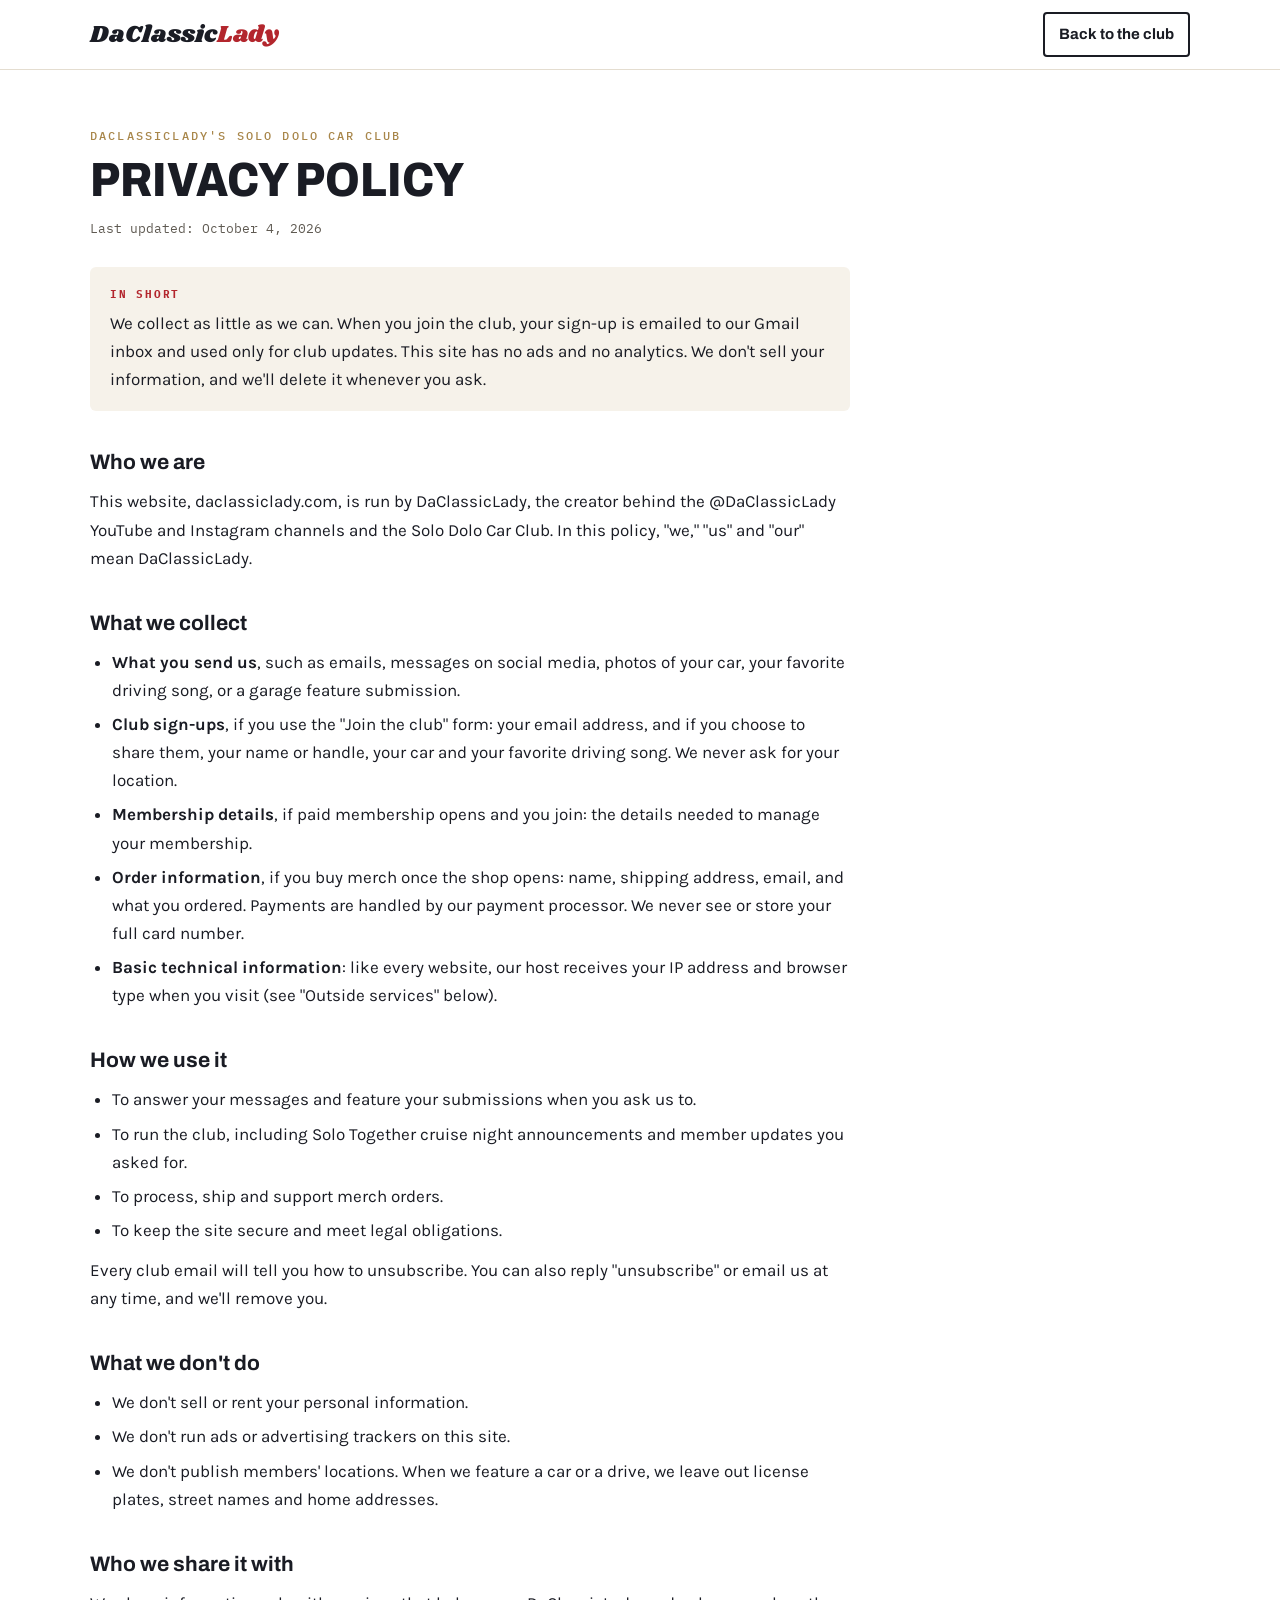
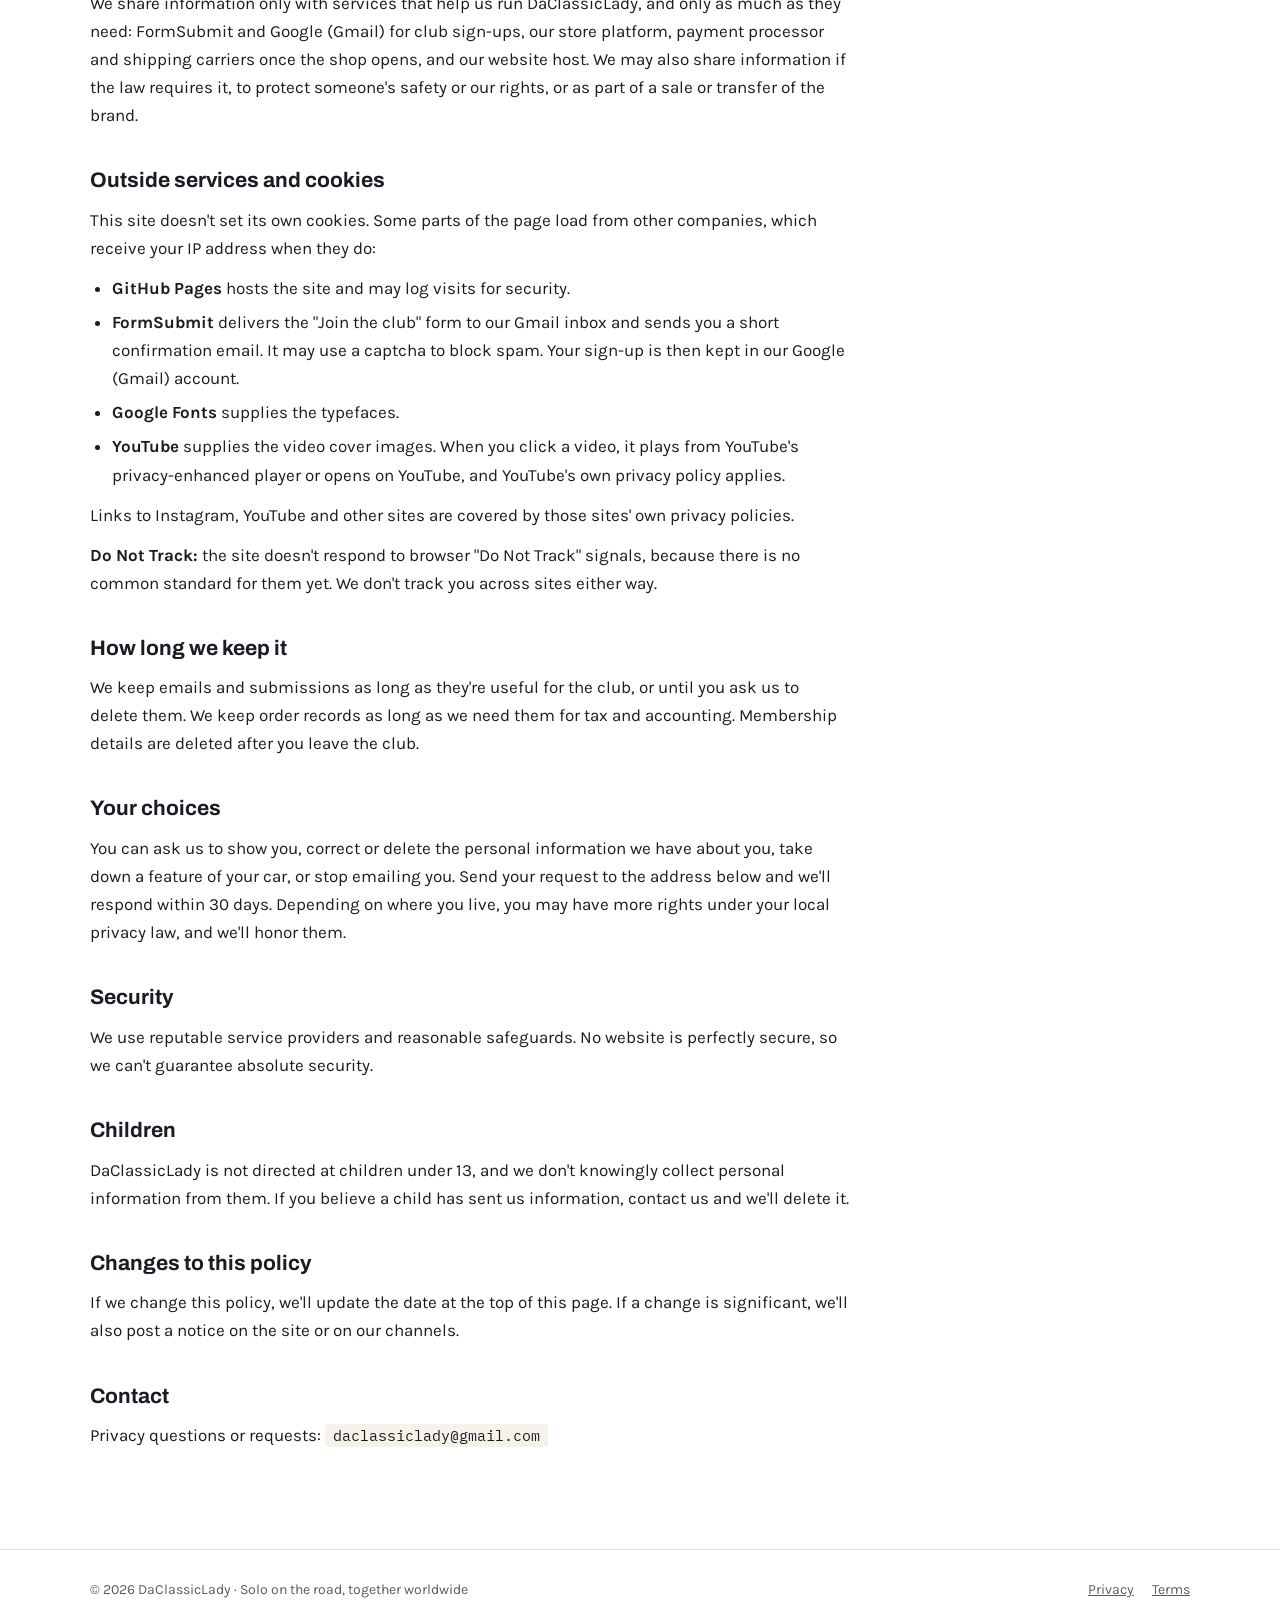
<file: privacy.html>
<!doctype html>
<html lang="en">
<head>
<meta charset="utf-8">
<meta name="viewport" content="width=device-width, initial-scale=1, viewport-fit=cover">
<title>Privacy Policy · DaClassicLady</title>
<link rel="icon" href="data:image/svg+xml,%3Csvg xmlns='http://www.w3.org/2000/svg' viewBox='0 0 64 64'%3E%3Ccircle cx='32' cy='32' r='30' fill='%231a1c24'/%3E%3Ccircle cx='32' cy='32' r='10' fill='%23b3262d'/%3E%3Ccircle cx='32' cy='32' r='2' fill='%23fff'/%3E%3C/svg%3E">
<link rel="preconnect" href="https://fonts.googleapis.com">
<link rel="preconnect" href="https://fonts.gstatic.com" crossorigin>
<link rel="stylesheet" href="https://fonts.googleapis.com/css2?family=Shrikhand&family=Archivo:wdth,wght@62..125,400..900&family=Karla:wght@400;600;700&family=IBM+Plex+Mono:wght@400;500&display=swap">
<link rel="stylesheet" href="legal.css">
</head>
<body>
<nav class="nav" aria-label="Main">
  <div class="wrap">
    <a class="brand" href="index.html">DaClassic<span>Lady</span></a>
    <a class="back" href="index.html">Back to the club</a>
  </div>
</nav>
<main class="wrap">
<article class="legal">
<p class="eyebrow">DaClassicLady's Solo Dolo Car Club</p>
<h1>Privacy Policy</h1>
<span class="updated">Last updated: October 4, 2026</span>

<div class="brief"><b>In short</b>We collect as little as we can. When you join the club, your sign-up is emailed to our Gmail inbox and used only for club updates. This site has no ads and no analytics. We don't sell your information, and we'll delete it whenever you ask.</div>

<h2>Who we are</h2>
<p>This website, daclassiclady.com, is run by DaClassicLady, the creator behind the @DaClassicLady YouTube and Instagram channels and the Solo Dolo Car Club. In this policy, "we," "us" and "our" mean DaClassicLady.</p>

<h2>What we collect</h2>
<ul>
<li><strong>What you send us</strong>, such as emails, messages on social media, photos of your car, your favorite driving song, or a garage feature submission.</li>
<li><strong>Club sign-ups</strong>, if you use the "Join the club" form: your email address, and if you choose to share them, your name or handle, your car and your favorite driving song. We never ask for your location.</li>
<li><strong>Membership details</strong>, if paid membership opens and you join: the details needed to manage your membership.</li>
<li><strong>Order information</strong>, if you buy merch once the shop opens: name, shipping address, email, and what you ordered. Payments are handled by our payment processor. We never see or store your full card number.</li>
<li><strong>Basic technical information</strong>: like every website, our host receives your IP address and browser type when you visit (see "Outside services" below).</li>
</ul>

<h2>How we use it</h2>
<ul>
<li>To answer your messages and feature your submissions when you ask us to.</li>
<li>To run the club, including Solo Together cruise night announcements and member updates you asked for.</li>
<li>To process, ship and support merch orders.</li>
<li>To keep the site secure and meet legal obligations.</li>
</ul>
<p>Every club email will tell you how to unsubscribe. You can also reply "unsubscribe" or email us at any time, and we'll remove you.</p>

<h2>What we don't do</h2>
<ul>
<li>We don't sell or rent your personal information.</li>
<li>We don't run ads or advertising trackers on this site.</li>
<li>We don't publish members' locations. When we feature a car or a drive, we leave out license plates, street names and home addresses.</li>
</ul>

<h2>Who we share it with</h2>
<p>We share information only with services that help us run DaClassicLady, and only as much as they need: FormSubmit and Google (Gmail) for club sign-ups, our store platform, payment processor and shipping carriers once the shop opens, and our website host. We may also share information if the law requires it, to protect someone's safety or our rights, or as part of a sale or transfer of the brand.</p>

<h2>Outside services and cookies</h2>
<p>This site doesn't set its own cookies. Some parts of the page load from other companies, which receive your IP address when they do:</p>
<ul>
<li><strong>GitHub Pages</strong> hosts the site and may log visits for security.</li>
<li><strong>FormSubmit</strong> delivers the "Join the club" form to our Gmail inbox and sends you a short confirmation email. It may use a captcha to block spam. Your sign-up is then kept in our Google (Gmail) account.</li>
<li><strong>Google Fonts</strong> supplies the typefaces.</li>
<li><strong>YouTube</strong> supplies the video cover images. When you click a video, it plays from YouTube's privacy-enhanced player or opens on YouTube, and YouTube's own privacy policy applies.</li>
</ul>
<p>Links to Instagram, YouTube and other sites are covered by those sites' own privacy policies.</p>
<p><strong>Do Not Track:</strong> the site doesn't respond to browser "Do Not Track" signals, because there is no common standard for them yet. We don't track you across sites either way.</p>

<h2>How long we keep it</h2>
<p>We keep emails and submissions as long as they're useful for the club, or until you ask us to delete them. We keep order records as long as we need them for tax and accounting. Membership details are deleted after you leave the club.</p>

<h2>Your choices</h2>
<p>You can ask us to show you, correct or delete the personal information we have about you, take down a feature of your car, or stop emailing you. Send your request to the address below and we'll respond within 30 days. Depending on where you live, you may have more rights under your local privacy law, and we'll honor them.</p>

<h2>Security</h2>
<p>We use reputable service providers and reasonable safeguards. No website is perfectly secure, so we can't guarantee absolute security.</p>

<h2>Children</h2>
<p>DaClassicLady is not directed at children under 13, and we don't knowingly collect personal information from them. If you believe a child has sent us information, contact us and we'll delete it.</p>

<h2>Changes to this policy</h2>
<p>If we change this policy, we'll update the date at the top of this page. If a change is significant, we'll also post a notice on the site or on our channels.</p>

<h2>Contact</h2>
<p>Privacy questions or requests: <span class="contact">daclassiclady@gmail.com</span></p>
</article>
</main>
<footer>
  <div class="wrap">
    <span>© 2026 DaClassicLady · Solo on the road, together worldwide</span>
    <nav aria-label="Legal"><a href="privacy.html">Privacy</a><a href="terms.html">Terms</a></nav>
  </div>
</footer>
</body>
</html>
</file>
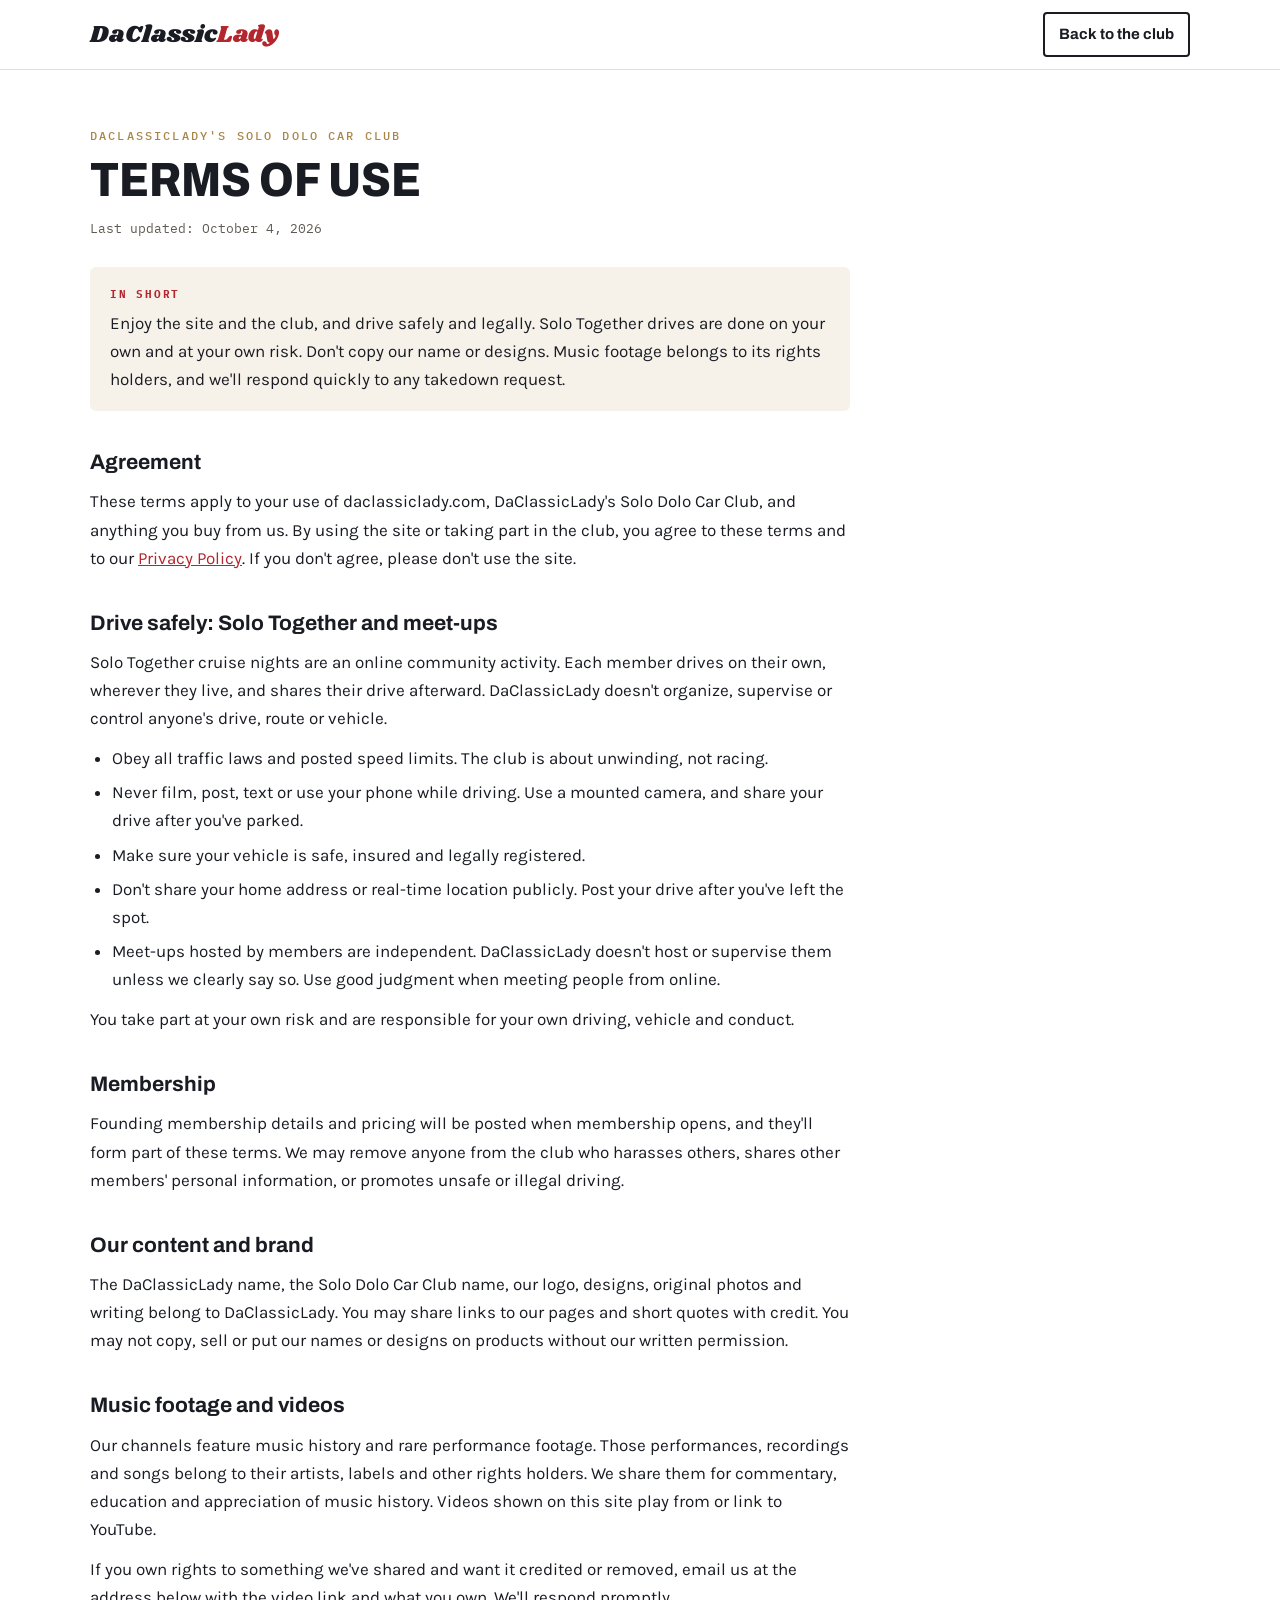
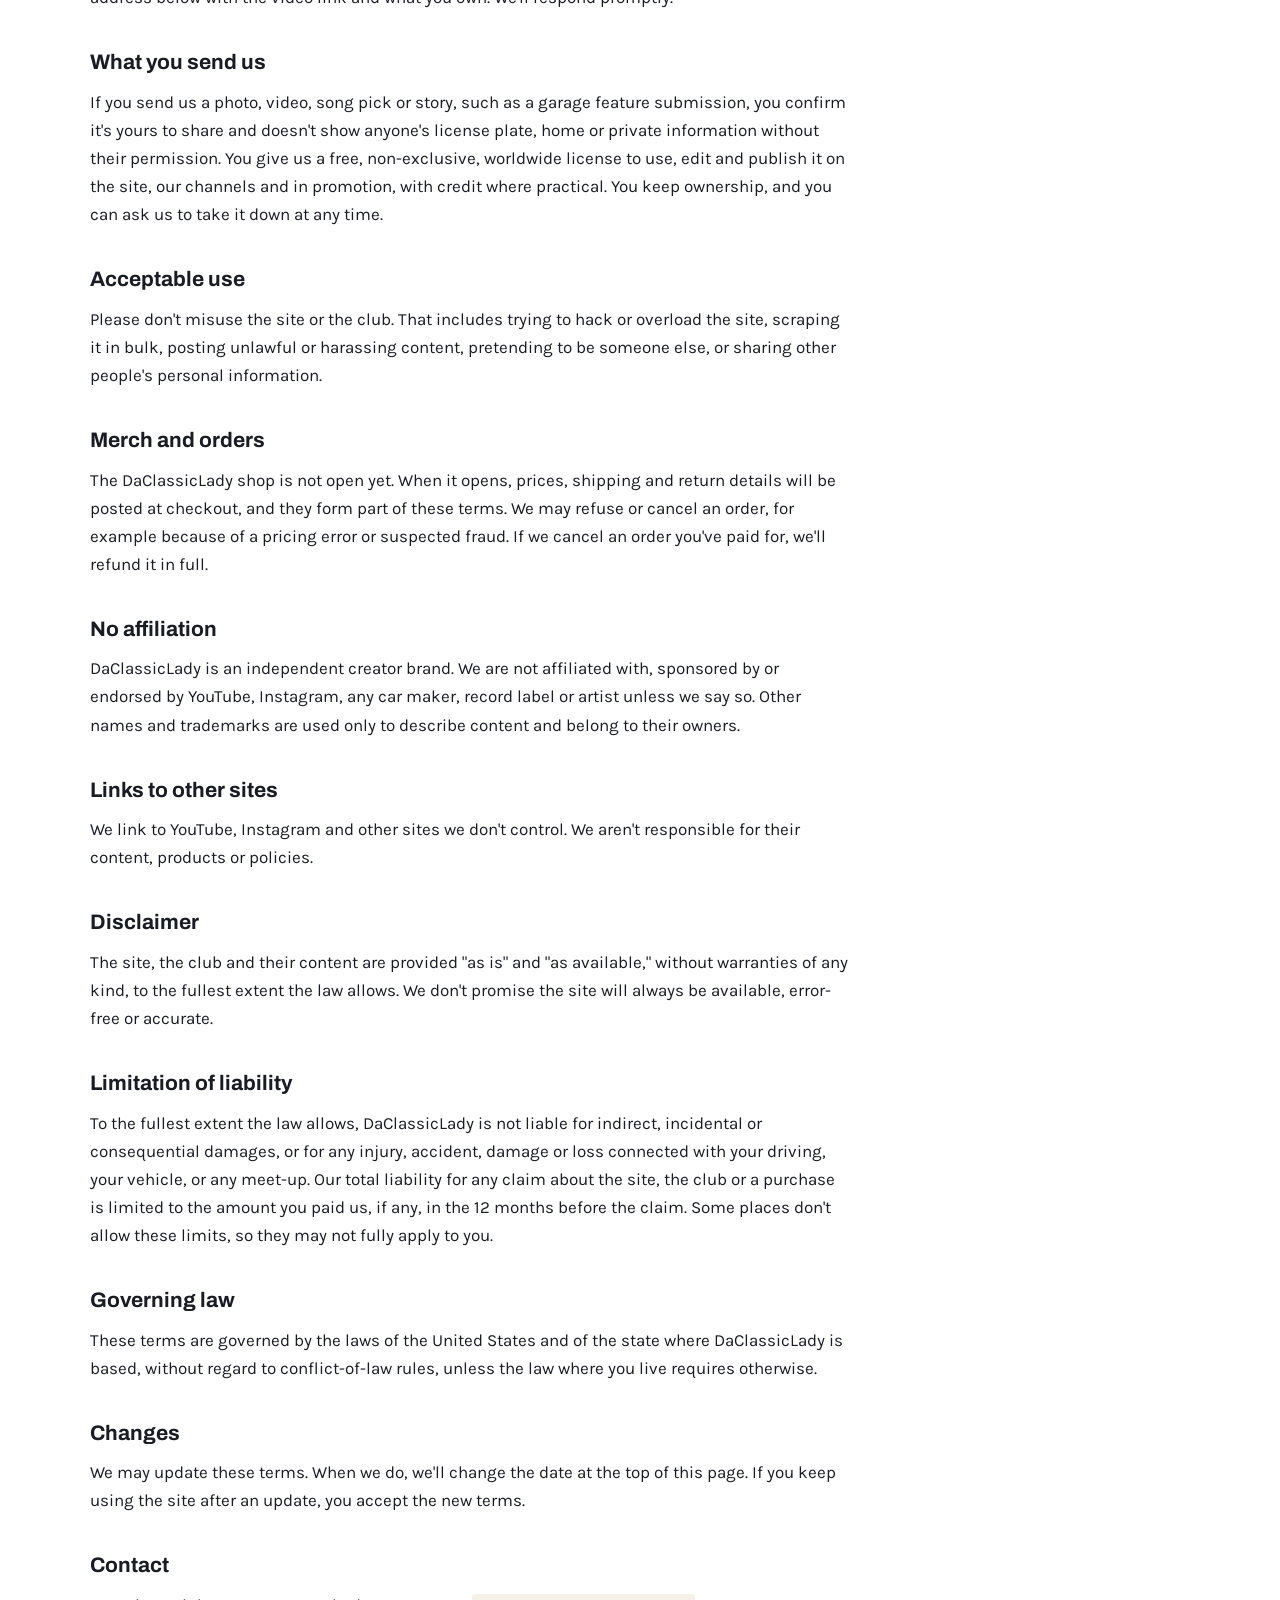
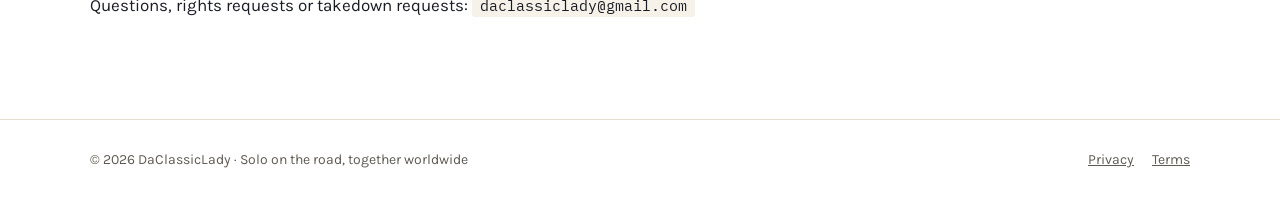
<file: terms.html>
<!doctype html>
<html lang="en">
<head>
<meta charset="utf-8">
<meta name="viewport" content="width=device-width, initial-scale=1, viewport-fit=cover">
<title>Terms of Use · DaClassicLady</title>
<link rel="icon" href="data:image/svg+xml,%3Csvg xmlns='http://www.w3.org/2000/svg' viewBox='0 0 64 64'%3E%3Ccircle cx='32' cy='32' r='30' fill='%231a1c24'/%3E%3Ccircle cx='32' cy='32' r='10' fill='%23b3262d'/%3E%3Ccircle cx='32' cy='32' r='2' fill='%23fff'/%3E%3C/svg%3E">
<link rel="preconnect" href="https://fonts.googleapis.com">
<link rel="preconnect" href="https://fonts.gstatic.com" crossorigin>
<link rel="stylesheet" href="https://fonts.googleapis.com/css2?family=Shrikhand&family=Archivo:wdth,wght@62..125,400..900&family=Karla:wght@400;600;700&family=IBM+Plex+Mono:wght@400;500&display=swap">
<link rel="stylesheet" href="legal.css">
</head>
<body>
<nav class="nav" aria-label="Main">
  <div class="wrap">
    <a class="brand" href="index.html">DaClassic<span>Lady</span></a>
    <a class="back" href="index.html">Back to the club</a>
  </div>
</nav>
<main class="wrap">
<article class="legal">
<p class="eyebrow">DaClassicLady's Solo Dolo Car Club</p>
<h1>Terms of Use</h1>
<span class="updated">Last updated: October 4, 2026</span>

<div class="brief"><b>In short</b>Enjoy the site and the club, and drive safely and legally. Solo Together drives are done on your own and at your own risk. Don't copy our name or designs. Music footage belongs to its rights holders, and we'll respond quickly to any takedown request.</div>

<h2>Agreement</h2>
<p>These terms apply to your use of daclassiclady.com, DaClassicLady's Solo Dolo Car Club, and anything you buy from us. By using the site or taking part in the club, you agree to these terms and to our <a href="privacy.html">Privacy Policy</a>. If you don't agree, please don't use the site.</p>

<h2>Drive safely: Solo Together and meet-ups</h2>
<p>Solo Together cruise nights are an online community activity. Each member drives on their own, wherever they live, and shares their drive afterward. DaClassicLady doesn't organize, supervise or control anyone's drive, route or vehicle.</p>
<ul>
<li>Obey all traffic laws and posted speed limits. The club is about unwinding, not racing.</li>
<li>Never film, post, text or use your phone while driving. Use a mounted camera, and share your drive after you've parked.</li>
<li>Make sure your vehicle is safe, insured and legally registered.</li>
<li>Don't share your home address or real-time location publicly. Post your drive after you've left the spot.</li>
<li>Meet-ups hosted by members are independent. DaClassicLady doesn't host or supervise them unless we clearly say so. Use good judgment when meeting people from online.</li>
</ul>
<p>You take part at your own risk and are responsible for your own driving, vehicle and conduct.</p>

<h2>Membership</h2>
<p>Founding membership details and pricing will be posted when membership opens, and they'll form part of these terms. We may remove anyone from the club who harasses others, shares other members' personal information, or promotes unsafe or illegal driving.</p>

<h2>Our content and brand</h2>
<p>The DaClassicLady name, the Solo Dolo Car Club name, our logo, designs, original photos and writing belong to DaClassicLady. You may share links to our pages and short quotes with credit. You may not copy, sell or put our names or designs on products without our written permission.</p>

<h2>Music footage and videos</h2>
<p>Our channels feature music history and rare performance footage. Those performances, recordings and songs belong to their artists, labels and other rights holders. We share them for commentary, education and appreciation of music history. Videos shown on this site play from or link to YouTube.</p>
<p>If you own rights to something we've shared and want it credited or removed, email us at the address below with the video link and what you own. We'll respond promptly.</p>

<h2>What you send us</h2>
<p>If you send us a photo, video, song pick or story, such as a garage feature submission, you confirm it's yours to share and doesn't show anyone's license plate, home or private information without their permission. You give us a free, non-exclusive, worldwide license to use, edit and publish it on the site, our channels and in promotion, with credit where practical. You keep ownership, and you can ask us to take it down at any time.</p>

<h2>Acceptable use</h2>
<p>Please don't misuse the site or the club. That includes trying to hack or overload the site, scraping it in bulk, posting unlawful or harassing content, pretending to be someone else, or sharing other people's personal information.</p>

<h2>Merch and orders</h2>
<p>The DaClassicLady shop is not open yet. When it opens, prices, shipping and return details will be posted at checkout, and they form part of these terms. We may refuse or cancel an order, for example because of a pricing error or suspected fraud. If we cancel an order you've paid for, we'll refund it in full.</p>

<h2>No affiliation</h2>
<p>DaClassicLady is an independent creator brand. We are not affiliated with, sponsored by or endorsed by YouTube, Instagram, any car maker, record label or artist unless we say so. Other names and trademarks are used only to describe content and belong to their owners.</p>

<h2>Links to other sites</h2>
<p>We link to YouTube, Instagram and other sites we don't control. We aren't responsible for their content, products or policies.</p>

<h2>Disclaimer</h2>
<p>The site, the club and their content are provided "as is" and "as available," without warranties of any kind, to the fullest extent the law allows. We don't promise the site will always be available, error-free or accurate.</p>

<h2>Limitation of liability</h2>
<p>To the fullest extent the law allows, DaClassicLady is not liable for indirect, incidental or consequential damages, or for any injury, accident, damage or loss connected with your driving, your vehicle, or any meet-up. Our total liability for any claim about the site, the club or a purchase is limited to the amount you paid us, if any, in the 12 months before the claim. Some places don't allow these limits, so they may not fully apply to you.</p>

<h2>Governing law</h2>
<p>These terms are governed by the laws of the United States and of the state where DaClassicLady is based, without regard to conflict-of-law rules, unless the law where you live requires otherwise.</p>

<h2>Changes</h2>
<p>We may update these terms. When we do, we'll change the date at the top of this page. If you keep using the site after an update, you accept the new terms.</p>

<h2>Contact</h2>
<p>Questions, rights requests or takedown requests: <span class="contact">daclassiclady@gmail.com</span></p>
</article>
</main>
<footer>
  <div class="wrap">
    <span>© 2026 DaClassicLady · Solo on the road, together worldwide</span>
    <nav aria-label="Legal"><a href="privacy.html">Privacy</a><a href="terms.html">Terms</a></nav>
  </div>
</footer>
</body>
</html>
</file>
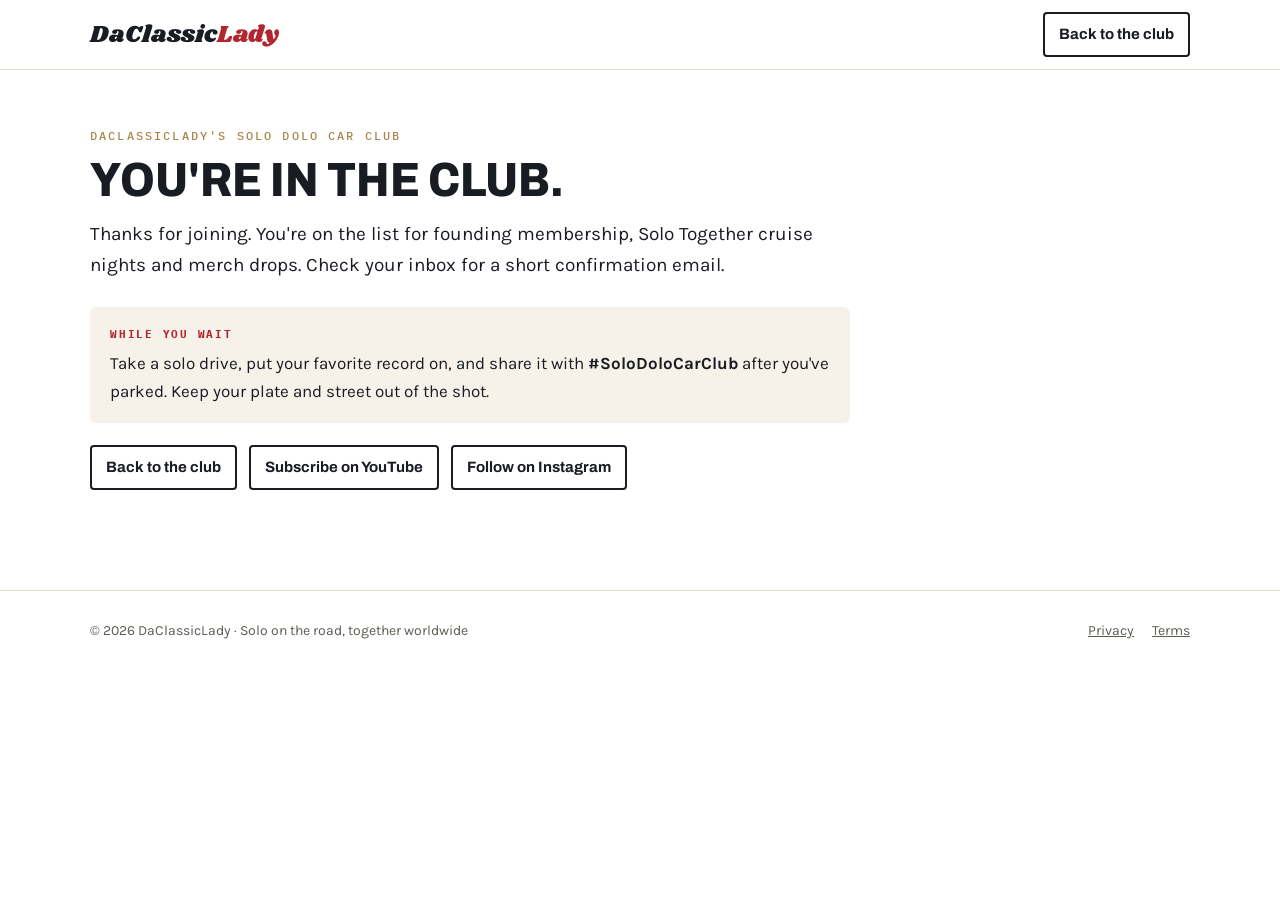
<file: thanks.html>
<!doctype html>
<html lang="en">
<head>
<meta charset="utf-8">
<meta name="viewport" content="width=device-width, initial-scale=1, viewport-fit=cover">
<title>Welcome to the Club · DaClassicLady</title>
<meta name="robots" content="noindex">
<link rel="icon" href="data:image/svg+xml,%3Csvg xmlns='http://www.w3.org/2000/svg' viewBox='0 0 64 64'%3E%3Ccircle cx='32' cy='32' r='30' fill='%231a1c24'/%3E%3Ccircle cx='32' cy='32' r='10' fill='%23b3262d'/%3E%3Ccircle cx='32' cy='32' r='2' fill='%23fff'/%3E%3C/svg%3E">
<link rel="preconnect" href="https://fonts.googleapis.com">
<link rel="preconnect" href="https://fonts.gstatic.com" crossorigin>
<link rel="stylesheet" href="https://fonts.googleapis.com/css2?family=Shrikhand&family=Archivo:wdth,wght@62..125,400..900&family=Karla:wght@400;600;700&family=IBM+Plex+Mono:wght@400;500&display=swap">
<link rel="stylesheet" href="legal.css">
</head>
<body>
<nav class="nav" aria-label="Main">
  <div class="wrap">
    <a class="brand" href="index.html">DaClassic<span>Lady</span></a>
    <a class="back" href="index.html">Back to the club</a>
  </div>
</nav>
<main class="wrap">
<article class="legal">
<p class="eyebrow">DaClassicLady's Solo Dolo Car Club</p>
<h1>You're in the club.</h1>
<p style="font-size:19px;margin-top:14px">Thanks for joining. You're on the list for founding membership, Solo Together cruise nights and merch drops. Check your inbox for a short confirmation email.</p>
<div class="brief"><b>While you wait</b>Take a solo drive, put your favorite record on, and share it with <strong>#SoloDoloCarClub</strong> after you've parked. Keep your plate and street out of the shot.</div>
<p style="display:flex;flex-wrap:wrap;gap:12px;margin-top:22px">
<a class="back" href="index.html">Back to the club</a>
<a class="back" href="https://www.youtube.com/@DaClassicLady?sub_confirmation=1" target="_blank" rel="noopener">Subscribe on YouTube</a>
<a class="back" href="https://www.instagram.com/daclassiclady/" target="_blank" rel="noopener">Follow on Instagram</a>
</p>
</article>
</main>
<footer>
  <div class="wrap">
    <span>© 2026 DaClassicLady · Solo on the road, together worldwide</span>
    <nav aria-label="Legal"><a href="privacy.html">Privacy</a><a href="terms.html">Terms</a></nav>
  </div>
</footer>
</body>
</html>
</file>
<file: legal.css>
:root{--paper:#fff;--cream:#f6f2ea;--ink:#1a1c24;--muted:#5f5a52;--line:#e4ddd0;--gold:#a8864a;--red:#b3262d;
--f-brand:"Shrikhand","Cooper Black",Georgia,serif;--f-head:"Archivo","Arial Narrow",Arial,sans-serif;--f-body:"Karla","Helvetica Neue",Arial,sans-serif;--f-mono:"IBM Plex Mono",ui-monospace,Menlo,monospace;color-scheme:light}
*{box-sizing:border-box}
html,body{margin:0}
body{background:var(--paper);color:var(--ink);font-family:var(--f-body);font-size:17px;line-height:1.65}
a{color:var(--red)}
:focus-visible{outline:2px solid var(--red);outline-offset:3px}
.wrap{max-width:1180px;margin:0 auto;padding-inline:clamp(16px,4vw,40px)}
.nav{position:sticky;top:env(safe-area-inset-top,0px);z-index:10;background:rgba(255,255,255,.94);backdrop-filter:blur(8px);border-bottom:1px solid var(--line)}
.nav .wrap{display:flex;align-items:center;justify-content:space-between;gap:16px;padding-block:12px}
.brand{font-family:var(--f-brand);font-size:24px;text-decoration:none;color:var(--ink);white-space:nowrap}
.brand span{color:var(--red)}
.back{font-family:var(--f-head);font-weight:700;font-size:15px;text-decoration:none;color:var(--ink);border:2px solid var(--ink);border-radius:4px;padding:8px 14px}
.back:hover{background:var(--ink);color:#fff}
.legal{max-width:760px;padding-block:clamp(32px,5vw,56px) clamp(48px,7vw,88px)}
.eyebrow{font-family:var(--f-mono);font-size:12px;letter-spacing:.18em;text-transform:uppercase;color:var(--gold);margin:0 0 10px;font-weight:500}
h1{font-family:var(--f-head);font-weight:800;font-stretch:88%;text-transform:uppercase;font-size:clamp(32px,4.4vw,48px);line-height:1.02;margin:0 0 8px;text-wrap:balance}
.updated{font-family:var(--f-mono);font-size:13px;color:var(--muted)}
.brief{background:var(--cream);border-radius:6px;padding:18px 20px;margin:26px 0 8px}
.brief b{font-family:var(--f-mono);font-size:11px;letter-spacing:.16em;text-transform:uppercase;color:var(--red);display:block;margin-bottom:6px}
h2{font-family:var(--f-head);font-weight:700;font-size:21px;margin:34px 0 8px}
p{margin:0 0 12px}
ul{margin:0 0 12px;padding-left:22px}
li{margin-bottom:6px}
.contact{font-family:var(--f-mono);font-size:15px;background:var(--cream);padding:2px 8px;border-radius:3px;user-select:all;word-break:break-all}
footer{border-top:1px solid var(--line);padding-block:28px;color:var(--muted);font-size:14px}
footer .wrap{display:flex;flex-wrap:wrap;justify-content:space-between;gap:12px}
footer nav{display:flex;gap:18px}
footer a{color:var(--muted)}
</file>
